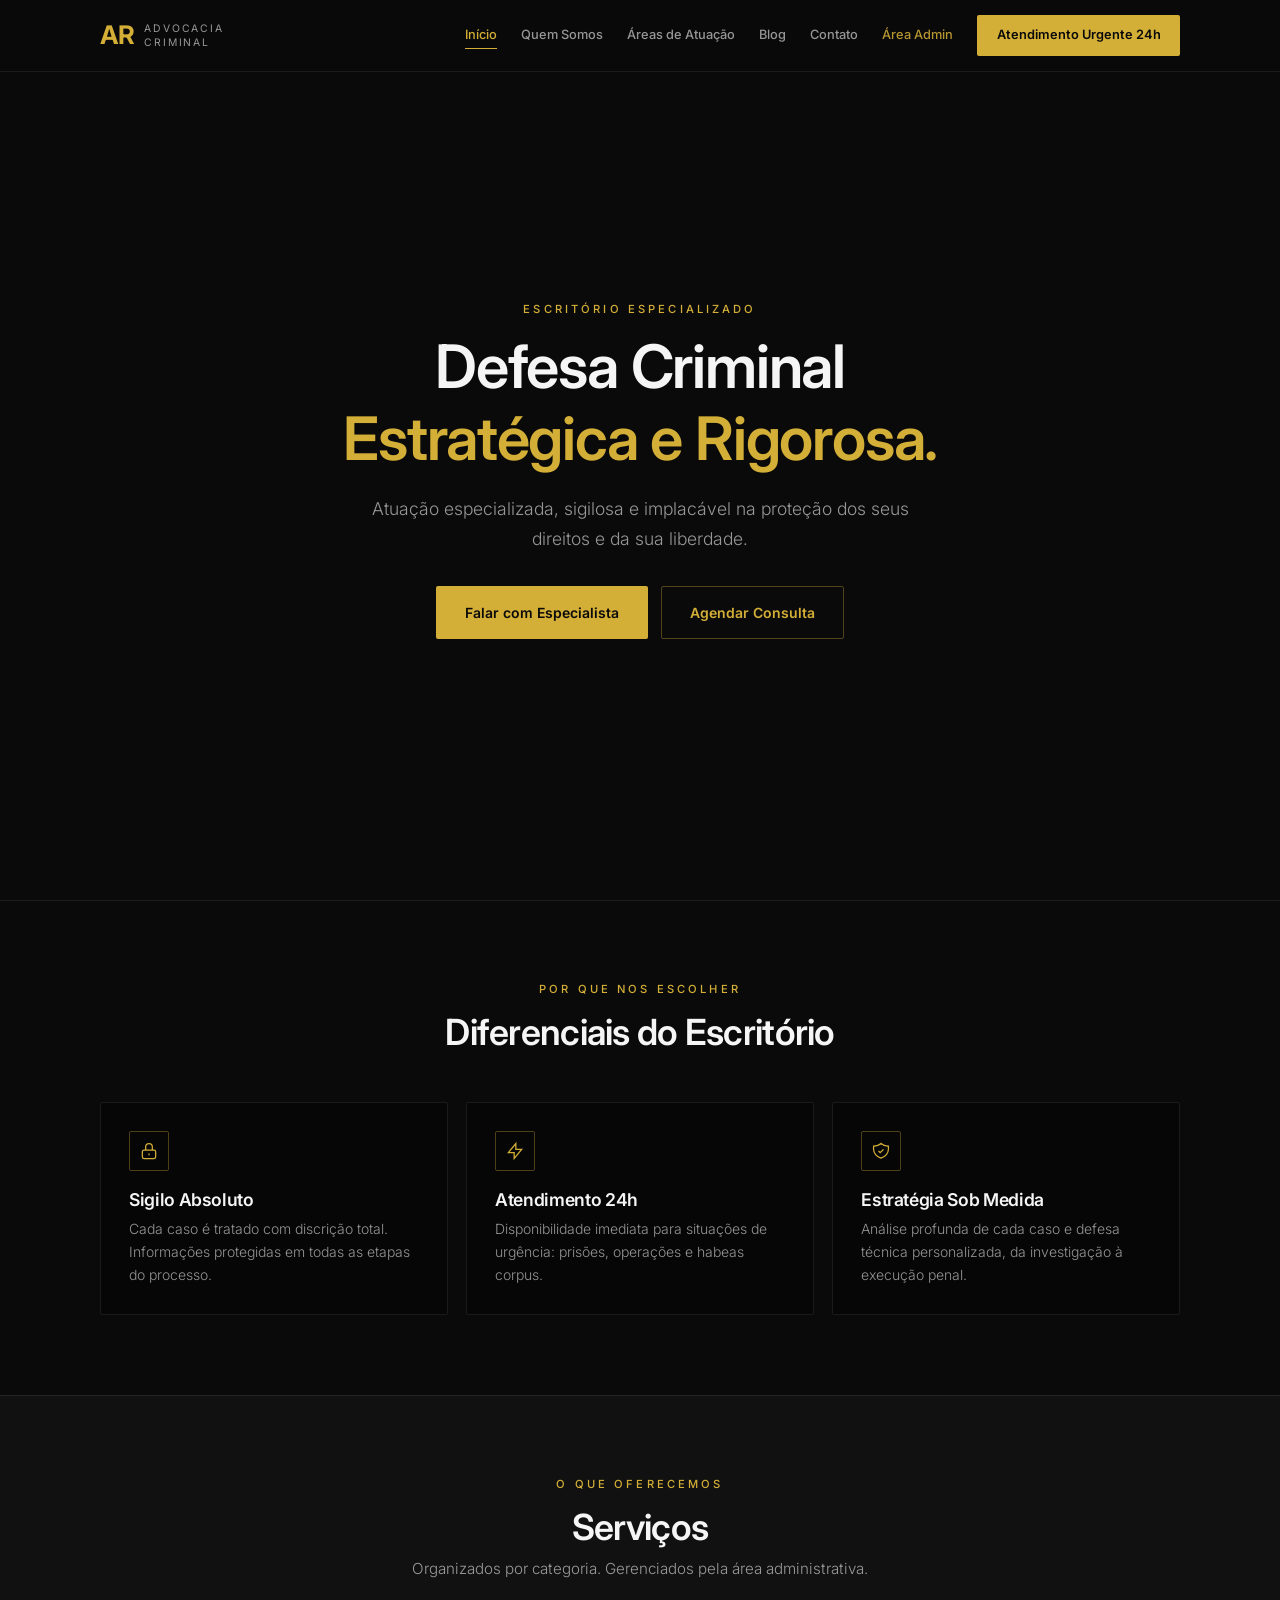
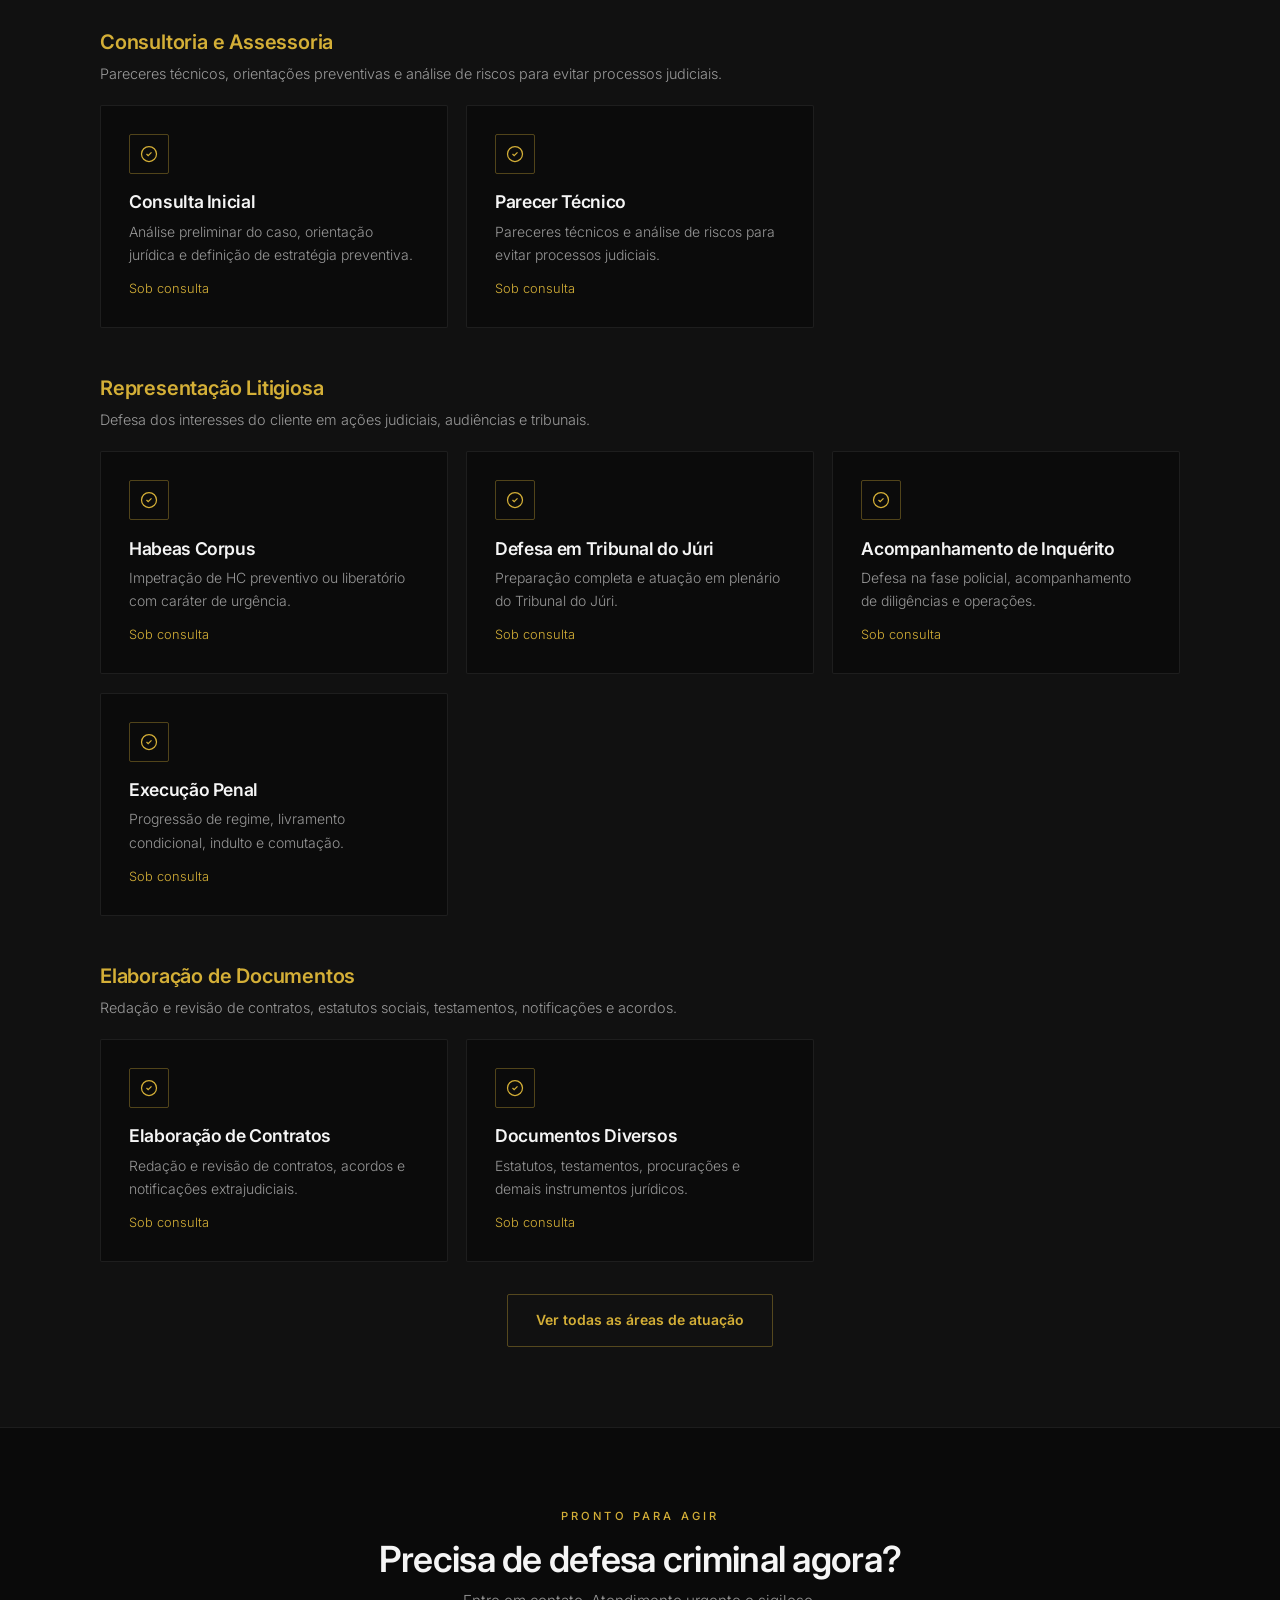
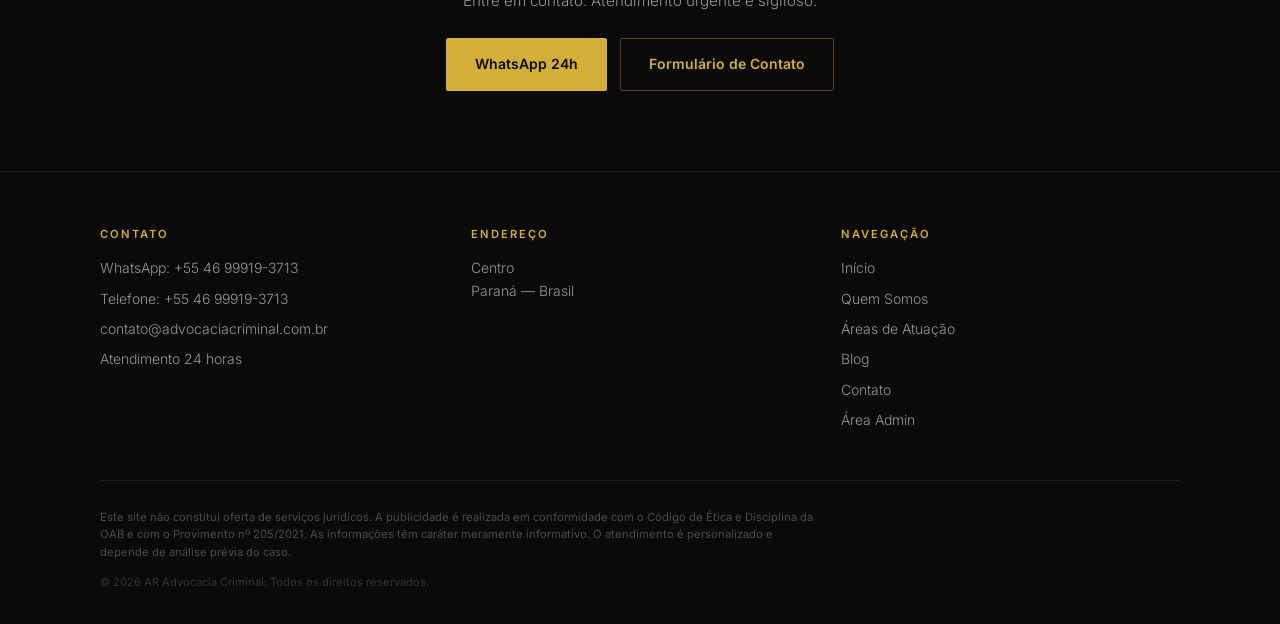
<file: index.html>
<!DOCTYPE html>
<html lang="pt-BR">
<head>
    <meta charset="UTF-8">
    <meta name="viewport" content="width=device-width, initial-scale=1.0">
    <title>AR Advocacia Criminal | Defesa Estratégica e Rigorosa</title>
    <meta name="description" content="Escritório de Advocacia Criminal especializado em defesa estratégica, sigilosa e implacável. Atendimento 24h.">
    <link rel="preconnect" href="https://fonts.googleapis.com">
    <link rel="preconnect" href="https://fonts.gstatic.com" crossorigin>
    <link href="https://fonts.googleapis.com/css2?family=Inter:wght@300;400;500;600;700&display=swap" rel="stylesheet">
    <link rel="stylesheet" href="css/style.css">
</head>
<body>

    <!-- NAVBAR -->
    <nav class="navbar" id="navbar">
        <div class="container nav-container">
            <a href="index.html" class="logo">
                <span class="logo-mark">AR</span>
                <span class="logo-text">Advocacia<br>Criminal</span>
            </a>

            <div class="nav-links" id="nav-links">
                <a href="index.html" class="nav-link active">Início</a>
                <a href="quem-somos.html" class="nav-link">Quem Somos</a>
                <a href="areas.html" class="nav-link">Áreas de Atuação</a>
                <a href="blog.html" class="nav-link">Blog</a>
                <a href="contato.html" class="nav-link">Contato</a>
                <a href="login.html" class="nav-link admin-link">Área Admin</a>
                <a href="https://wa.me/5546999193713?text=Ol%C3%A1%2C%20preciso%20de%20atendimento%20urgente%20em%20Advocacia%20Criminal."
                   target="_blank" rel="noopener" class="btn btn-gold btn-sm">
                    Atendimento Urgente 24h
                </a>
            </div>

            <button class="menu-toggle" id="menu-toggle" aria-label="Menu">
                <span></span><span></span><span></span>
            </button>
        </div>
    </nav>

    <!-- HERO -->
    <section class="hero">
        <div class="container hero-content">
            <p class="eyebrow">Escritório Especializado</p>
            <h1>Defesa Criminal<br><span class="text-gold">Estratégica e Rigorosa.</span></h1>
            <p class="hero-subtitle">
                Atuação especializada, sigilosa e implacável na proteção dos seus direitos e da sua liberdade.
            </p>
            <div class="hero-actions">
                <a href="https://wa.me/5546999193713?text=Ol%C3%A1%2C%20gostaria%20de%20falar%20com%20um%20especialista."
                   target="_blank" rel="noopener" class="btn btn-gold">
                    Falar com Especialista
                </a>
                <a href="contato.html" class="btn btn-outline">Agendar Consulta</a>
            </div>
        </div>
    </section>

    <!-- DIFERENCIAIS / RESUMO -->
    <section class="section">
        <div class="container">
            <div class="section-header">
                <p class="eyebrow">Por que nos escolher</p>
                <h2>Diferenciais do Escritório</h2>
            </div>
            <div class="grid-cards">
                <article class="card">
                    <div class="card-icon">
                        <svg viewBox="0 0 24 24" fill="none" stroke="currentColor" stroke-width="1.5"><path d="M12 15v2m-6 4h12a2 2 0 002-2v-6a2 2 0 00-2-2H6a2 2 0 00-2 2v6a2 2 0 002 2zm10-10V7a4 4 0 00-8 0v4h8z"/></svg>
                    </div>
                    <h3>Sigilo Absoluto</h3>
                    <p>Cada caso é tratado com discrição total. Informações protegidas em todas as etapas do processo.</p>
                </article>
                <article class="card">
                    <div class="card-icon">
                        <svg viewBox="0 0 24 24" fill="none" stroke="currentColor" stroke-width="1.5"><path d="M13 10V3L4 14h7v7l9-11h-7z"/></svg>
                    </div>
                    <h3>Atendimento 24h</h3>
                    <p>Disponibilidade imediata para situações de urgência: prisões, operações e habeas corpus.</p>
                </article>
                <article class="card">
                    <div class="card-icon">
                        <svg viewBox="0 0 24 24" fill="none" stroke="currentColor" stroke-width="1.5"><path d="M9 12l2 2 4-4m5.618-4.016A11.955 11.955 0 0112 2.944a11.955 11.955 0 01-8.618 3.04A12.02 12.02 0 003 9c0 5.591 3.824 10.29 9 11.622 5.176-1.332 9-6.03 9-11.622 0-1.042-.133-2.052-.382-3.016z"/></svg>
                    </div>
                    <h3>Estratégia Sob Medida</h3>
                    <p>Análise profunda de cada caso e defesa técnica personalizada, da investigação à execução penal.</p>
                </article>
            </div>
        </div>
    </section>

    <!-- SERVIÇOS POR CATEGORIA (dinâmico) -->
    <section class="section section-alt">
        <div class="container">
            <div class="section-header">
                <p class="eyebrow">O que oferecemos</p>
                <h2>Serviços</h2>
                <p class="section-desc">Organizados por categoria. Gerenciados pela área administrativa.</p>
            </div>
            <div id="servicos-por-categoria">
                <!-- Preenchido via JS -->
            </div>
            <div class="text-center" style="margin-top: 2rem;">
                <a href="areas.html" class="btn btn-outline">Ver todas as áreas de atuação</a>
            </div>
        </div>
    </section>

    <!-- CTA -->
    <section class="section">
        <div class="container narrow text-center">
            <p class="eyebrow">Pronto para agir</p>
            <h2>Precisa de defesa criminal agora?</h2>
            <p class="section-desc" style="margin-bottom: 1.5rem;">Entre em contato. Atendimento urgente e sigiloso.</p>
            <div class="hero-actions" style="justify-content: center;">
                <a href="https://wa.me/5546999193713" target="_blank" rel="noopener" class="btn btn-gold">WhatsApp 24h</a>
                <a href="contato.html" class="btn btn-outline">Formulário de Contato</a>
            </div>
        </div>
    </section>

    <!-- FOOTER -->
    <footer class="footer">
        <div class="container">
            <div class="footer-grid">
                <div class="footer-col">
                    <h4>Contato</h4>
                    <ul>
                        <li><a href="https://wa.me/5546999193713" target="_blank" rel="noopener">WhatsApp: +55 46 99919-3713</a></li>
                        <li><a href="tel:+5546999193713">Telefone: +55 46 99919-3713</a></li>
                        <li><a href="mailto:contato@advocaciacriminal.com.br">contato@advocaciacriminal.com.br</a></li>
                        <li>Atendimento 24 horas</li>
                    </ul>
                </div>
                <div class="footer-col">
                    <h4>Endereço</h4>
                    <p>Centro<br>Paraná — Brasil</p>
                </div>
                <div class="footer-col">
                    <h4>Navegação</h4>
                    <ul>
                        <li><a href="index.html">Início</a></li>
                        <li><a href="quem-somos.html">Quem Somos</a></li>
                        <li><a href="areas.html">Áreas de Atuação</a></li>
                        <li><a href="blog.html">Blog</a></li>
                        <li><a href="contato.html">Contato</a></li>
                        <li><a href="login.html">Área Admin</a></li>
                    </ul>
                </div>
            </div>
            <div class="footer-bottom">
                <p class="ethical-notice">
                    Este site não constitui oferta de serviços jurídicos. A publicidade é realizada em conformidade com o Código de Ética e Disciplina da OAB e com o Provimento nº 205/2021.
                    As informações têm caráter meramente informativo. O atendimento é personalizado e depende de análise prévia do caso.
                </p>
                <p class="copyright">&copy; 2026 AR Advocacia Criminal. Todos os direitos reservados.</p>
            </div>
        </div>
    </footer>

    <script src="js/db.js"></script>
    <script src="js/main.js"></script>
</body>
</html>
</file>
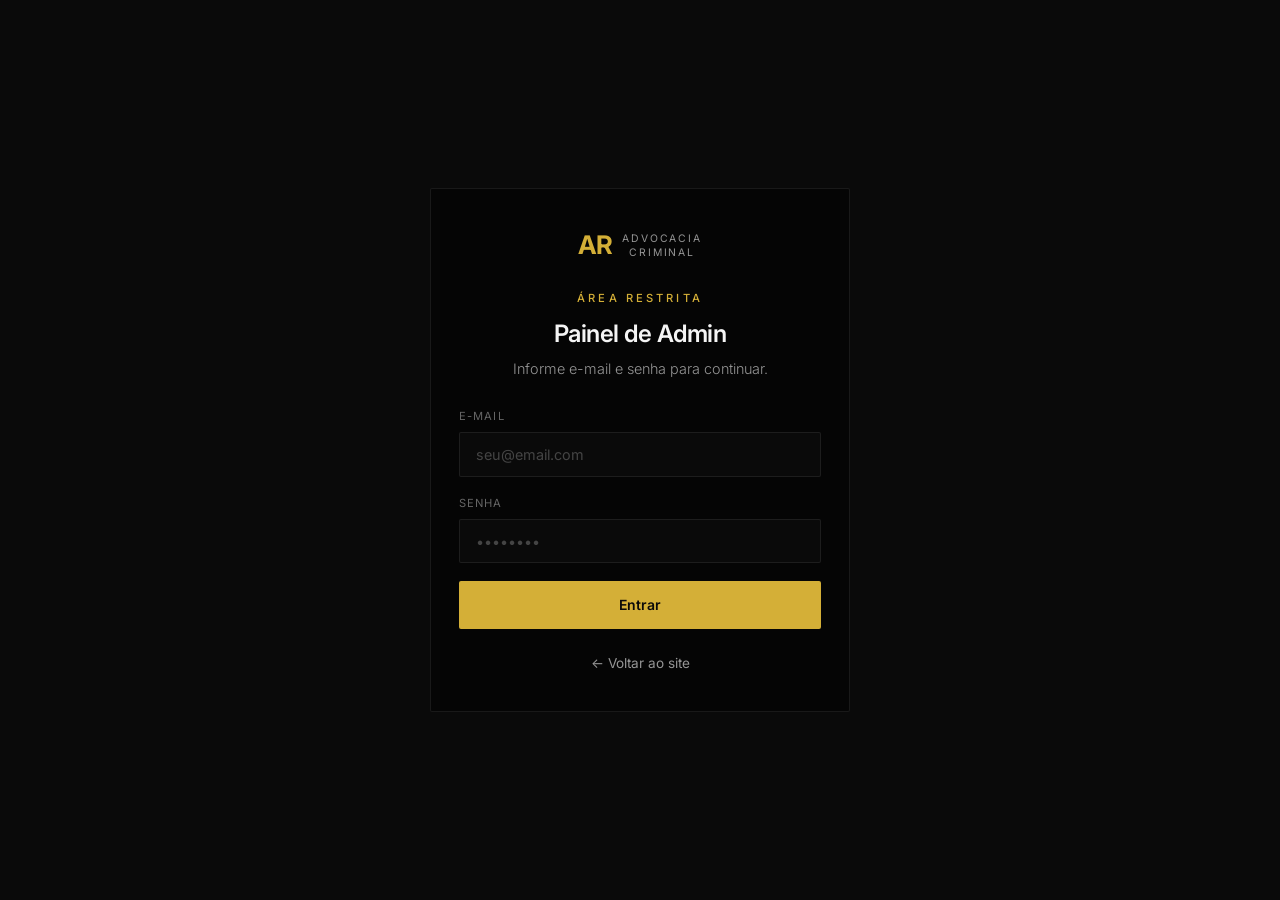
<file: admin.html>
<!DOCTYPE html>
<html lang="pt-BR">
<head>
    <meta charset="UTF-8">
    <meta name="viewport" content="width=device-width, initial-scale=1.0">
    <title>Admin | AR Advocacia Criminal</title>
    <link rel="preconnect" href="https://fonts.googleapis.com">
    <link rel="preconnect" href="https://fonts.gstatic.com" crossorigin>
    <link href="https://fonts.googleapis.com/css2?family=Inter:wght@300;400;500;600;700&display=swap" rel="stylesheet">
    <link rel="stylesheet" href="css/style.css">
    <script src="js/auth.js"></script>
    <script>
        // Bloqueia acesso sem login (antes de renderizar o conteúdo)
        if (!Auth.isLoggedIn()) {
            window.location.replace('login.html');
        }
    </script>
</head>
<body>

    <nav class="navbar">
        <div class="container nav-container">
            <a href="index.html" class="logo">
                <span class="logo-mark">AR</span>
                <span class="logo-text">Admin<br>Painel</span>
            </a>
            <div class="nav-links">
                <a href="index.html" class="nav-link">← Voltar ao Site</a>
                <button type="button" class="btn btn-outline btn-sm" id="btn-logout">Sair</button>
            </div>
        </div>
    </nav>

    <main class="admin-main">
        <div class="container">
            <header class="admin-header">
                <h1>Painel Administrativo</h1>
                <p>Gerencie categorias, serviços e visualize agendamentos. Dados no localStorage.</p>
            </header>

            <div class="tabs">
                <button class="tab active" data-tab="servicos">Serviços</button>
                <button class="tab" data-tab="agendamentos">Agendamentos</button>
                <button class="tab" data-tab="processos">Processos (Consulta)</button>
            </div>

            <!-- TAB SERVIÇOS -->
            <section id="tab-servicos" class="tab-content active">
                <div class="admin-card">
                    <h2>Criar / Editar Serviço</h2>
                    <form id="form-servico">
                        <input type="hidden" id="servico-id">
                        <div class="form-row">
                            <div class="form-group">
                                <label for="servico-titulo">Título do serviço</label>
                                <input type="text" id="servico-titulo" required placeholder="Ex: Consulta Inicial">
                            </div>
                            <div class="form-group">
                                <label for="servico-categoria">Categoria</label>
                                <select id="servico-categoria" required>
                                    <option value="">Selecione...</option>
                                </select>
                            </div>
                        </div>
                        <div class="form-row">
                            <div class="form-group">
                                <label for="servico-preco">Valor (opcional)</label>
                                <input type="text" id="servico-preco" placeholder="Ex: Sob consulta">
                            </div>
                            <div class="form-group">
                                <label for="servico-ativo">Status</label>
                                <select id="servico-ativo">
                                    <option value="true">Ativo</option>
                                    <option value="false">Inativo</option>
                                </select>
                            </div>
                        </div>
                        <div class="form-group">
                            <label for="servico-descricao">Descrição</label>
                            <textarea id="servico-descricao" rows="3" required placeholder="Descrição breve do serviço"></textarea>
                        </div>
                        <div class="form-actions">
                            <button type="submit" class="btn btn-gold" id="btn-salvar-servico">Salvar Serviço</button>
                            <button type="button" class="btn btn-outline" id="btn-cancelar-servico" style="display:none;">Cancelar edição</button>
                        </div>
                    </form>
                </div>

                <div class="admin-card">
                    <h2>Serviços cadastrados</h2>
                    <div id="lista-servicos-admin" class="table-wrap"></div>
                </div>
            </section>

            <!-- TAB AGENDAMENTOS -->
            <section id="tab-agendamentos" class="tab-content">
                <div class="admin-card">
                    <div class="admin-card-header">
                        <h2>Agendamentos recebidos</h2>
                        <button class="btn btn-outline btn-sm" id="btn-limpar-agendamentos">Limpar todos</button>
                    </div>
                    <div id="lista-agendamentos" class="table-wrap"></div>
                </div>
            </section>

            <!-- TAB PROCESSOS -->
            <section id="tab-processos" class="tab-content">
                <div class="admin-card">
                    <h2>Base de Processos (Consulta Pública)</h2>
                    <p class="hint">Códigos disponíveis na consulta processual do site.</p>
                    <div id="lista-processos" class="table-wrap"></div>
                </div>
            </section>
        </div>
    </main>

    <script src="js/db.js"></script>
    <script src="js/admin.js"></script>
    <script>
        document.getElementById('btn-logout')?.addEventListener('click', () => {
            Auth.logout();
            window.location.href = 'login.html';
        });
    </script>
</body>
</html>
</file>
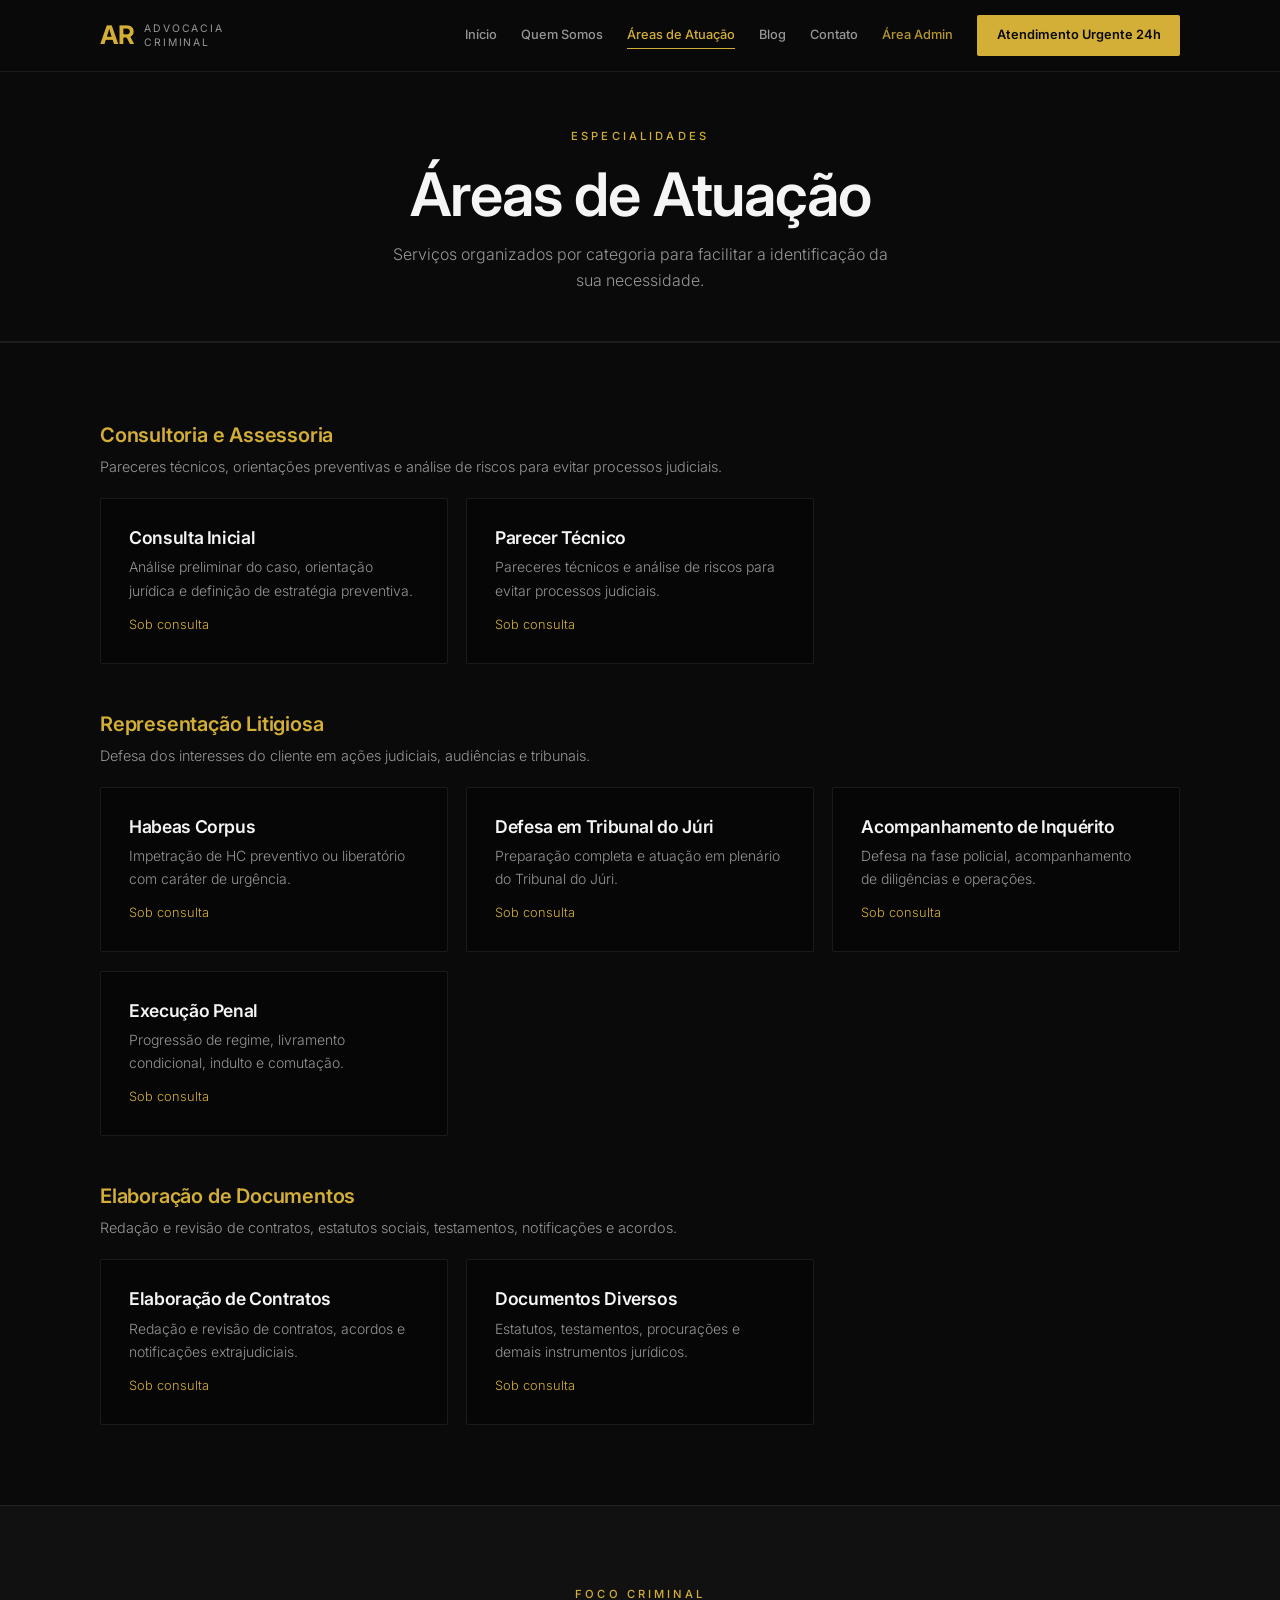
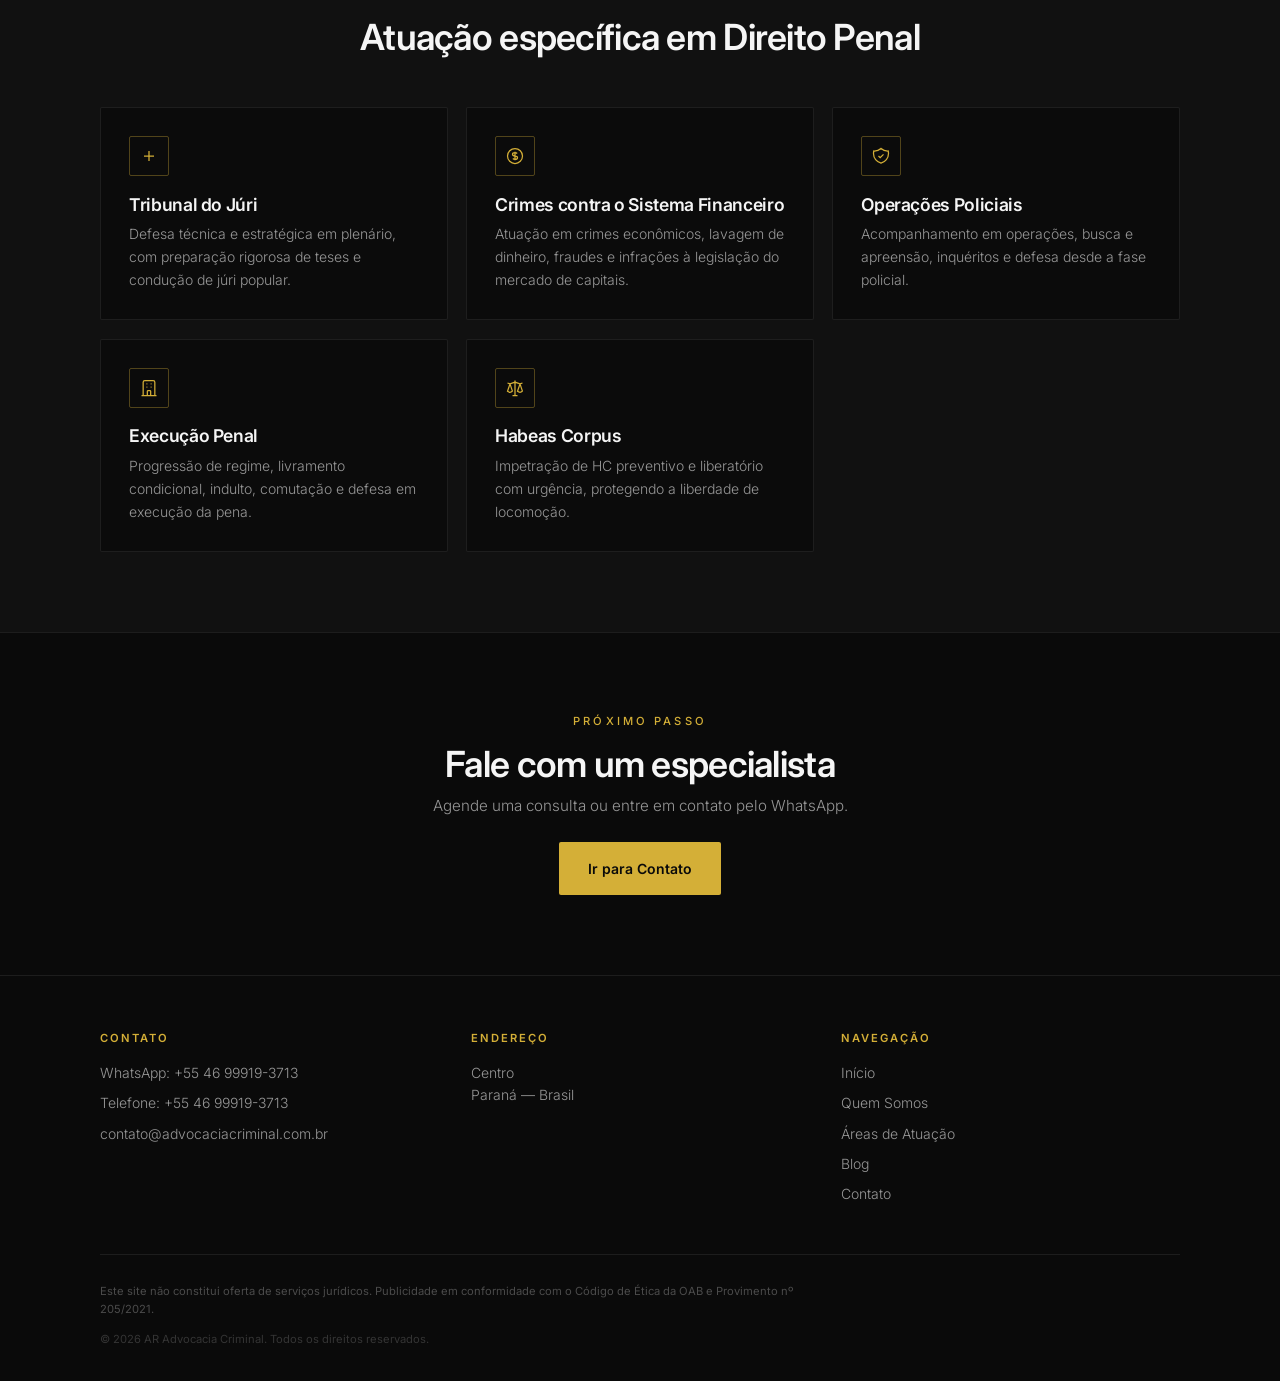
<file: areas.html>
<!DOCTYPE html>
<html lang="pt-BR">
<head>
    <meta charset="UTF-8">
    <meta name="viewport" content="width=device-width, initial-scale=1.0">
    <title>Áreas de Atuação | AR Advocacia Criminal</title>
    <meta name="description" content="Áreas de atuação e serviços do escritório: consultoria, representação litigiosa e elaboração de documentos.">
    <link rel="preconnect" href="https://fonts.googleapis.com">
    <link rel="preconnect" href="https://fonts.gstatic.com" crossorigin>
    <link href="https://fonts.googleapis.com/css2?family=Inter:wght@300;400;500;600;700&display=swap" rel="stylesheet">
    <link rel="stylesheet" href="css/style.css">
</head>
<body>

    <nav class="navbar" id="navbar">
        <div class="container nav-container">
            <a href="index.html" class="logo">
                <span class="logo-mark">AR</span>
                <span class="logo-text">Advocacia<br>Criminal</span>
            </a>
            <div class="nav-links" id="nav-links">
                <a href="index.html" class="nav-link">Início</a>
                <a href="quem-somos.html" class="nav-link">Quem Somos</a>
                <a href="areas.html" class="nav-link active">Áreas de Atuação</a>
                <a href="blog.html" class="nav-link">Blog</a>
                <a href="contato.html" class="nav-link">Contato</a>
                <a href="login.html" class="nav-link admin-link">Área Admin</a>
                <a href="https://wa.me/5546999193713?text=Ol%C3%A1%2C%20preciso%20de%20atendimento%20urgente%20em%20Advocacia%20Criminal."
                   target="_blank" rel="noopener" class="btn btn-gold btn-sm">Atendimento Urgente 24h</a>
            </div>
            <button class="menu-toggle" id="menu-toggle" aria-label="Menu">
                <span></span><span></span><span></span>
            </button>
        </div>
    </nav>

    <section class="page-hero">
        <div class="container">
            <p class="eyebrow">Especialidades</p>
            <h1>Áreas de Atuação</h1>
            <p class="page-subtitle">Serviços organizados por categoria para facilitar a identificação da sua necessidade.</p>
        </div>
    </section>

    <section class="section">
        <div class="container">
            <div id="areas-categorias">
                <!-- Preenchido via JS com categorias e serviços -->
            </div>
        </div>
    </section>

    <section class="section section-alt">
        <div class="container">
            <div class="section-header">
                <p class="eyebrow">Foco criminal</p>
                <h2>Atuação específica em Direito Penal</h2>
            </div>
            <div class="grid-cards">
                <article class="card">
                    <div class="card-icon">
                        <svg viewBox="0 0 24 24" fill="none" stroke="currentColor" stroke-width="1.5"><path d="M12 6v6m0 0v6m0-6h6m-6 0H6"/></svg>
                    </div>
                    <h3>Tribunal do Júri</h3>
                    <p>Defesa técnica e estratégica em plenário, com preparação rigorosa de teses e condução de júri popular.</p>
                </article>
                <article class="card">
                    <div class="card-icon">
                        <svg viewBox="0 0 24 24" fill="none" stroke="currentColor" stroke-width="1.5"><path d="M12 8c-1.657 0-3 .895-3 2s1.343 2 3 2 3 .895 3 2-1.343 2-3 2m0-8c1.11 0 2.08.402 2.599 1M12 8V7m0 1v8m0 0v1m0-1c-1.11 0-2.08-.402-2.599-1M21 12a9 9 0 11-18 0 9 9 0 0118 0z"/></svg>
                    </div>
                    <h3>Crimes contra o Sistema Financeiro</h3>
                    <p>Atuação em crimes econômicos, lavagem de dinheiro, fraudes e infrações à legislação do mercado de capitais.</p>
                </article>
                <article class="card">
                    <div class="card-icon">
                        <svg viewBox="0 0 24 24" fill="none" stroke="currentColor" stroke-width="1.5"><path d="M9 12l2 2 4-4m5.618-4.016A11.955 11.955 0 0112 2.944a11.955 11.955 0 01-8.618 3.04A12.02 12.02 0 003 9c0 5.591 3.824 10.29 9 11.622 5.176-1.332 9-6.03 9-11.622 0-1.042-.133-2.052-.382-3.016z"/></svg>
                    </div>
                    <h3>Operações Policiais</h3>
                    <p>Acompanhamento em operações, busca e apreensão, inquéritos e defesa desde a fase policial.</p>
                </article>
                <article class="card">
                    <div class="card-icon">
                        <svg viewBox="0 0 24 24" fill="none" stroke="currentColor" stroke-width="1.5"><path d="M19 21V5a2 2 0 00-2-2H7a2 2 0 00-2 2v16m14 0h2m-2 0h-5m-9 0H3m2 0h5M9 7h1m-1 4h1m4-4h1m-1 4h1m-5 10v-5a1 1 0 011-1h2a1 1 0 011 1v5m-4 0h4"/></svg>
                    </div>
                    <h3>Execução Penal</h3>
                    <p>Progressão de regime, livramento condicional, indulto, comutação e defesa em execução da pena.</p>
                </article>
                <article class="card">
                    <div class="card-icon">
                        <svg viewBox="0 0 24 24" fill="none" stroke="currentColor" stroke-width="1.5"><path d="M3 6l3 1m0 0l-3 9a5.002 5.002 0 006.001 0M6 7l3 9M6 7l6-2m6 2l3-1m-3 1l-3 9a5.002 5.002 0 006.001 0M18 7l3 9m-3-9l-6-2m0-2v2m0 16V5m0 16H9m3 0h3"/></svg>
                    </div>
                    <h3>Habeas Corpus</h3>
                    <p>Impetração de HC preventivo e liberatório com urgência, protegendo a liberdade de locomoção.</p>
                </article>
            </div>
        </div>
    </section>

    <section class="section">
        <div class="container narrow text-center">
            <p class="eyebrow">Próximo passo</p>
            <h2>Fale com um especialista</h2>
            <p class="section-desc" style="margin-bottom: 1.5rem;">Agende uma consulta ou entre em contato pelo WhatsApp.</p>
            <a href="contato.html" class="btn btn-gold">Ir para Contato</a>
        </div>
    </section>

    <footer class="footer">
        <div class="container">
            <div class="footer-grid">
                <div class="footer-col">
                    <h4>Contato</h4>
                    <ul>
                        <li><a href="https://wa.me/5546999193713" target="_blank" rel="noopener">WhatsApp: +55 46 99919-3713</a></li>
                        <li><a href="tel:+5546999193713">Telefone: +55 46 99919-3713</a></li>
                        <li><a href="mailto:contato@advocaciacriminal.com.br">contato@advocaciacriminal.com.br</a></li>
                    </ul>
                </div>
                <div class="footer-col">
                    <h4>Endereço</h4>
                    <p>Centro<br>Paraná — Brasil</p>
                </div>
                <div class="footer-col">
                    <h4>Navegação</h4>
                    <ul>
                        <li><a href="index.html">Início</a></li>
                        <li><a href="quem-somos.html">Quem Somos</a></li>
                        <li><a href="areas.html">Áreas de Atuação</a></li>
                        <li><a href="blog.html">Blog</a></li>
                        <li><a href="contato.html">Contato</a></li>
                    </ul>
                </div>
            </div>
            <div class="footer-bottom">
                <p class="ethical-notice">Este site não constitui oferta de serviços jurídicos. Publicidade em conformidade com o Código de Ética da OAB e Provimento nº 205/2021.</p>
                <p class="copyright">&copy; 2026 AR Advocacia Criminal. Todos os direitos reservados.</p>
            </div>
        </div>
    </footer>

    <script src="js/db.js"></script>
    <script src="js/main.js"></script>
</body>
</html>
</file>
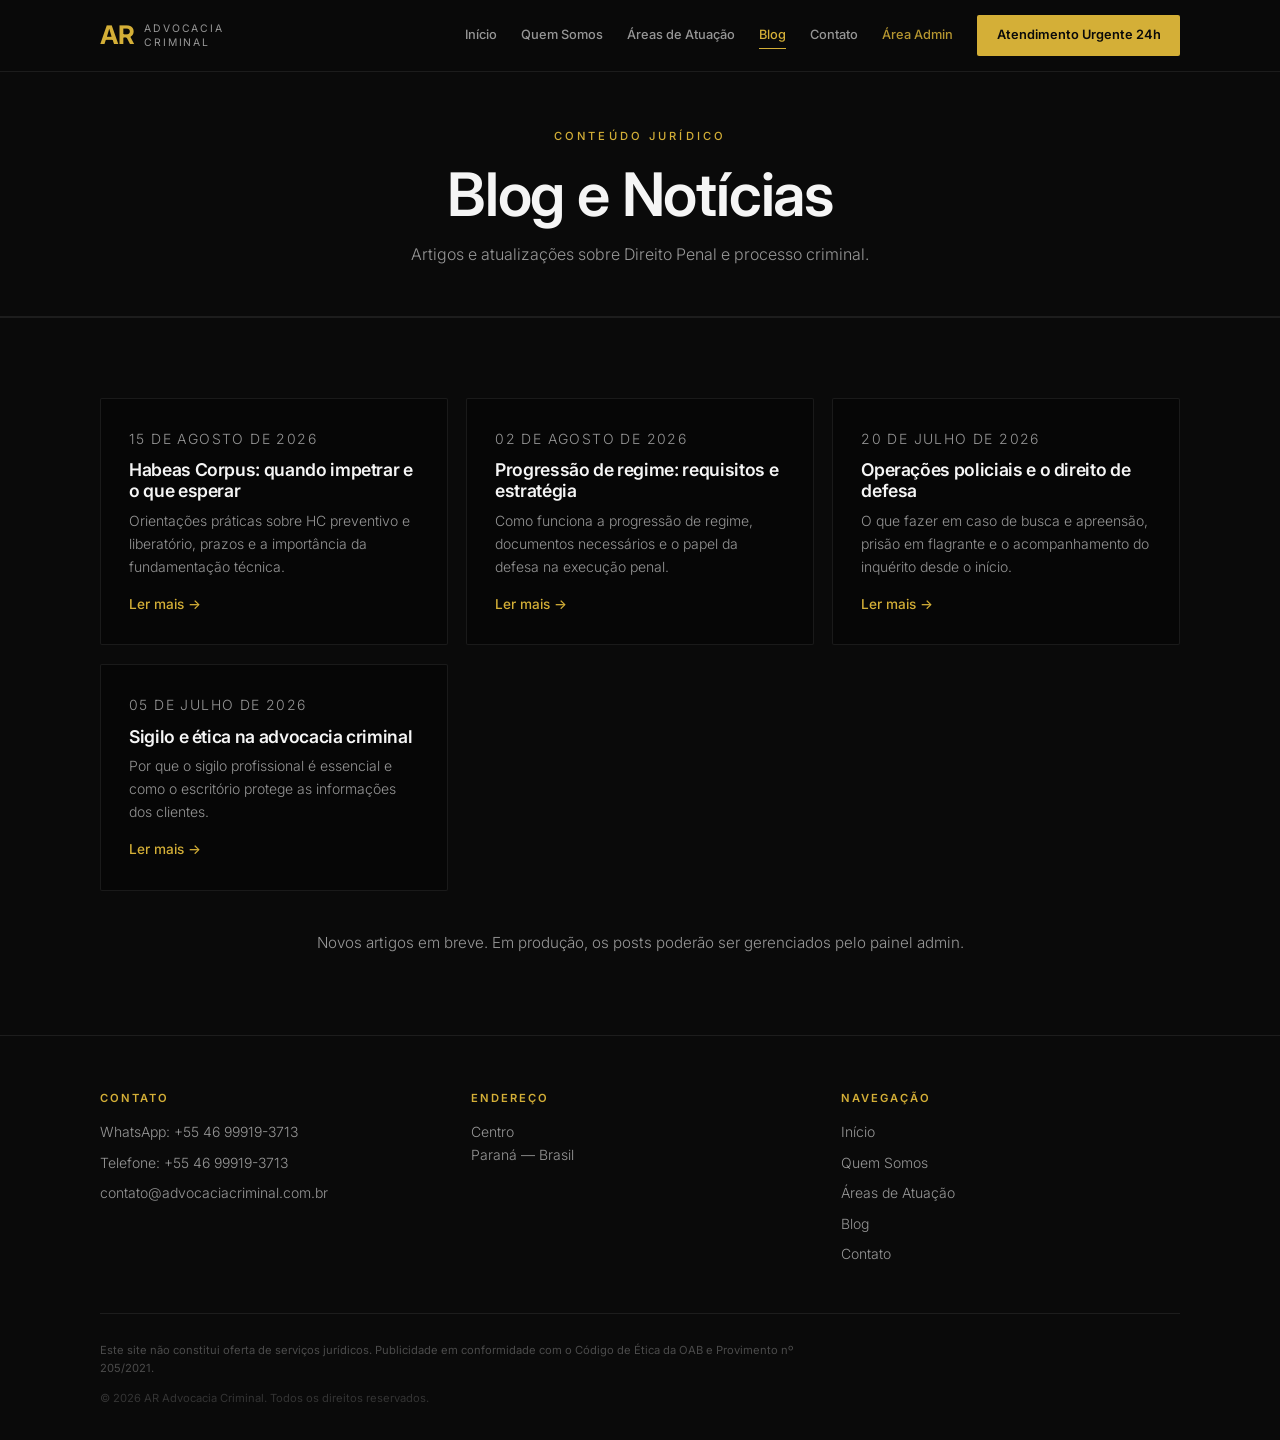
<file: blog.html>
<!DOCTYPE html>
<html lang="pt-BR">
<head>
    <meta charset="UTF-8">
    <meta name="viewport" content="width=device-width, initial-scale=1.0">
    <title>Blog e Notícias | AR Advocacia Criminal</title>
    <meta name="description" content="Artigos e atualizações jurídicas do escritório AR Advocacia Criminal.">
    <link rel="preconnect" href="https://fonts.googleapis.com">
    <link rel="preconnect" href="https://fonts.gstatic.com" crossorigin>
    <link href="https://fonts.googleapis.com/css2?family=Inter:wght@300;400;500;600;700&display=swap" rel="stylesheet">
    <link rel="stylesheet" href="css/style.css">
</head>
<body>

    <nav class="navbar" id="navbar">
        <div class="container nav-container">
            <a href="index.html" class="logo">
                <span class="logo-mark">AR</span>
                <span class="logo-text">Advocacia<br>Criminal</span>
            </a>
            <div class="nav-links" id="nav-links">
                <a href="index.html" class="nav-link">Início</a>
                <a href="quem-somos.html" class="nav-link">Quem Somos</a>
                <a href="areas.html" class="nav-link">Áreas de Atuação</a>
                <a href="blog.html" class="nav-link active">Blog</a>
                <a href="contato.html" class="nav-link">Contato</a>
                <a href="login.html" class="nav-link admin-link">Área Admin</a>
                <a href="https://wa.me/5546999193713?text=Ol%C3%A1%2C%20preciso%20de%20atendimento%20urgente%20em%20Advocacia%20Criminal."
                   target="_blank" rel="noopener" class="btn btn-gold btn-sm">Atendimento Urgente 24h</a>
            </div>
            <button class="menu-toggle" id="menu-toggle" aria-label="Menu">
                <span></span><span></span><span></span>
            </button>
        </div>
    </nav>

    <section class="page-hero">
        <div class="container">
            <p class="eyebrow">Conteúdo jurídico</p>
            <h1>Blog e Notícias</h1>
            <p class="page-subtitle">Artigos e atualizações sobre Direito Penal e processo criminal.</p>
        </div>
    </section>

    <section class="section">
        <div class="container">
            <div class="grid-cards blog-grid">
                <article class="card blog-card">
                    <p class="blog-date">15 de agosto de 2026</p>
                    <h3>Habeas Corpus: quando impetrar e o que esperar</h3>
                    <p>Orientações práticas sobre HC preventivo e liberatório, prazos e a importância da fundamentação técnica.</p>
                    <a href="#" class="blog-link">Ler mais →</a>
                </article>
                <article class="card blog-card">
                    <p class="blog-date">02 de agosto de 2026</p>
                    <h3>Progressão de regime: requisitos e estratégia</h3>
                    <p>Como funciona a progressão de regime, documentos necessários e o papel da defesa na execução penal.</p>
                    <a href="#" class="blog-link">Ler mais →</a>
                </article>
                <article class="card blog-card">
                    <p class="blog-date">20 de julho de 2026</p>
                    <h3>Operações policiais e o direito de defesa</h3>
                    <p>O que fazer em caso de busca e apreensão, prisão em flagrante e o acompanhamento do inquérito desde o início.</p>
                    <a href="#" class="blog-link">Ler mais →</a>
                </article>
                <article class="card blog-card">
                    <p class="blog-date">05 de julho de 2026</p>
                    <h3>Sigilo e ética na advocacia criminal</h3>
                    <p>Por que o sigilo profissional é essencial e como o escritório protege as informações dos clientes.</p>
                    <a href="#" class="blog-link">Ler mais →</a>
                </article>
            </div>
            <p class="section-desc text-center" style="margin-top: 2.5rem;">Novos artigos em breve. Em produção, os posts poderão ser gerenciados pelo painel admin.</p>
        </div>
    </section>

    <footer class="footer">
        <div class="container">
            <div class="footer-grid">
                <div class="footer-col">
                    <h4>Contato</h4>
                    <ul>
                        <li><a href="https://wa.me/5546999193713" target="_blank" rel="noopener">WhatsApp: +55 46 99919-3713</a></li>
                        <li><a href="tel:+5546999193713">Telefone: +55 46 99919-3713</a></li>
                        <li><a href="mailto:contato@advocaciacriminal.com.br">contato@advocaciacriminal.com.br</a></li>
                    </ul>
                </div>
                <div class="footer-col">
                    <h4>Endereço</h4>
                    <p>Centro<br>Paraná — Brasil</p>
                </div>
                <div class="footer-col">
                    <h4>Navegação</h4>
                    <ul>
                        <li><a href="index.html">Início</a></li>
                        <li><a href="quem-somos.html">Quem Somos</a></li>
                        <li><a href="areas.html">Áreas de Atuação</a></li>
                        <li><a href="blog.html">Blog</a></li>
                        <li><a href="contato.html">Contato</a></li>
                    </ul>
                </div>
            </div>
            <div class="footer-bottom">
                <p class="ethical-notice">Este site não constitui oferta de serviços jurídicos. Publicidade em conformidade com o Código de Ética da OAB e Provimento nº 205/2021.</p>
                <p class="copyright">&copy; 2026 AR Advocacia Criminal. Todos os direitos reservados.</p>
            </div>
        </div>
    </footer>

    <script src="js/main.js"></script>
</body>
</html>
</file>
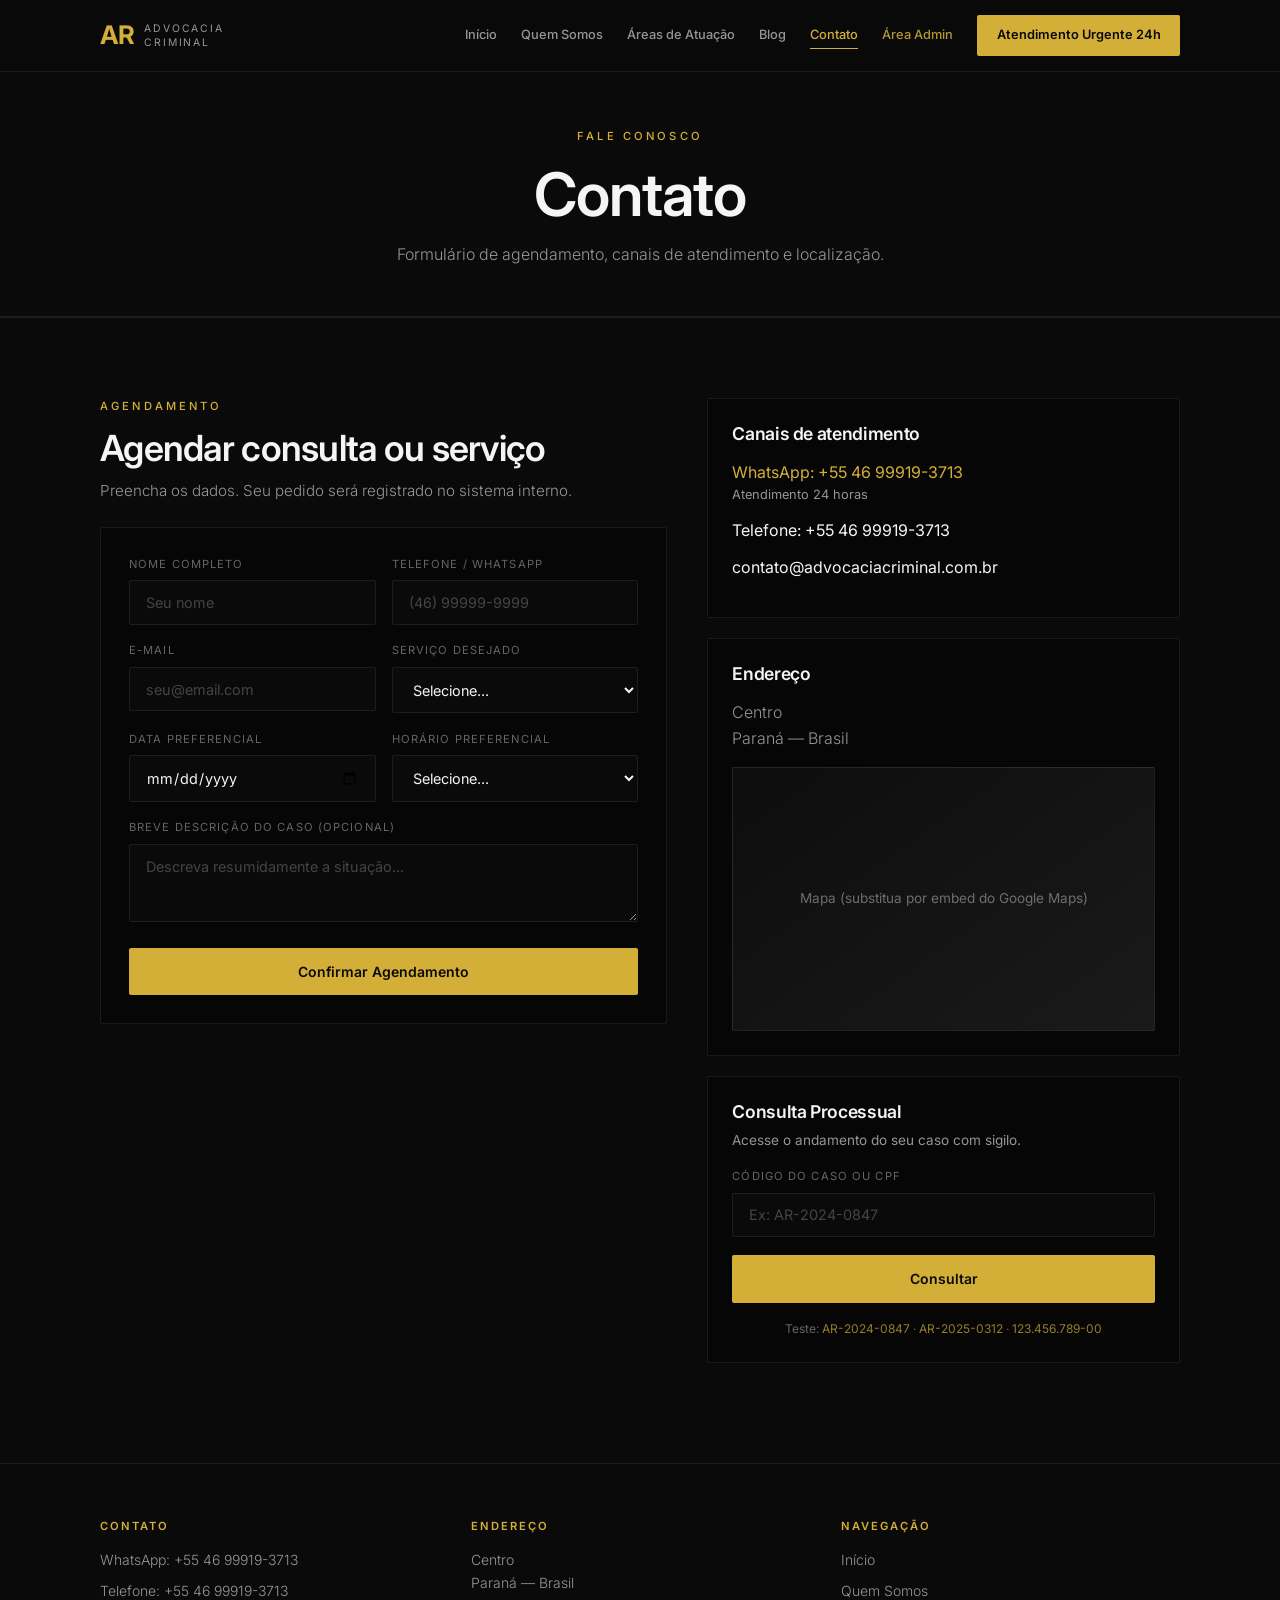
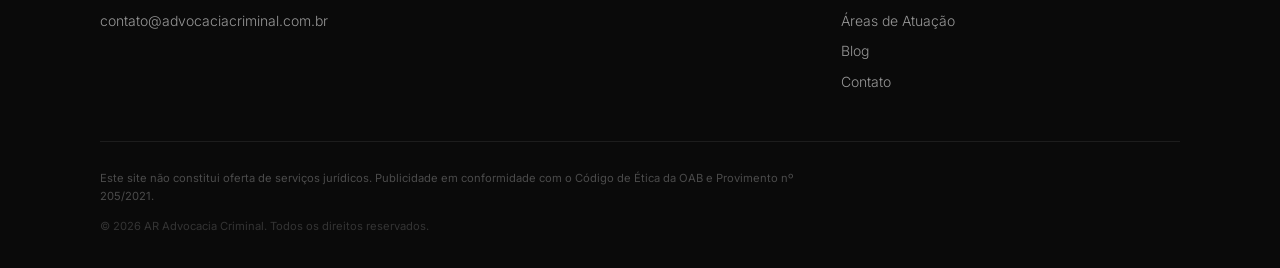
<file: contato.html>
<!DOCTYPE html>
<html lang="pt-BR">
<head>
    <meta charset="UTF-8">
    <meta name="viewport" content="width=device-width, initial-scale=1.0">
    <title>Contato | AR Advocacia Criminal</title>
    <meta name="description" content="Entre em contato com o escritório AR Advocacia Criminal. Formulário, WhatsApp e atendimento 24h.">
    <link rel="preconnect" href="https://fonts.googleapis.com">
    <link rel="preconnect" href="https://fonts.gstatic.com" crossorigin>
    <link href="https://fonts.googleapis.com/css2?family=Inter:wght@300;400;500;600;700&display=swap" rel="stylesheet">
    <link rel="stylesheet" href="css/style.css">
</head>
<body>

    <nav class="navbar" id="navbar">
        <div class="container nav-container">
            <a href="index.html" class="logo">
                <span class="logo-mark">AR</span>
                <span class="logo-text">Advocacia<br>Criminal</span>
            </a>
            <div class="nav-links" id="nav-links">
                <a href="index.html" class="nav-link">Início</a>
                <a href="quem-somos.html" class="nav-link">Quem Somos</a>
                <a href="areas.html" class="nav-link">Áreas de Atuação</a>
                <a href="blog.html" class="nav-link">Blog</a>
                <a href="contato.html" class="nav-link active">Contato</a>
                <a href="login.html" class="nav-link admin-link">Área Admin</a>
                <a href="https://wa.me/5546999193713?text=Ol%C3%A1%2C%20preciso%20de%20atendimento%20urgente%20em%20Advocacia%20Criminal."
                   target="_blank" rel="noopener" class="btn btn-gold btn-sm">Atendimento Urgente 24h</a>
            </div>
            <button class="menu-toggle" id="menu-toggle" aria-label="Menu">
                <span></span><span></span><span></span>
            </button>
        </div>
    </nav>

    <section class="page-hero">
        <div class="container">
            <p class="eyebrow">Fale conosco</p>
            <h1>Contato</h1>
            <p class="page-subtitle">Formulário de agendamento, canais de atendimento e localização.</p>
        </div>
    </section>

    <section class="section">
        <div class="container">
            <div class="contact-grid">
                <div>
                    <div class="section-header" style="text-align: left; margin-bottom: 1.5rem;">
                        <p class="eyebrow">Agendamento</p>
                        <h2>Agendar consulta ou serviço</h2>
                        <p class="section-desc">Preencha os dados. Seu pedido será registrado no sistema interno.</p>
                    </div>

                    <form id="form-agendar" class="form-card">
                        <div class="form-row">
                            <div class="form-group">
                                <label for="nome">Nome completo</label>
                                <input type="text" id="nome" name="nome" required placeholder="Seu nome">
                            </div>
                            <div class="form-group">
                                <label for="telefone">Telefone / WhatsApp</label>
                                <input type="tel" id="telefone" name="telefone" required placeholder="(46) 99999-9999">
                            </div>
                        </div>
                        <div class="form-row">
                            <div class="form-group">
                                <label for="email">E-mail</label>
                                <input type="email" id="email" name="email" placeholder="seu@email.com">
                            </div>
                            <div class="form-group">
                                <label for="servico">Serviço desejado</label>
                                <select id="servico" name="servico" required>
                                    <option value="">Selecione...</option>
                                </select>
                            </div>
                        </div>
                        <div class="form-row">
                            <div class="form-group">
                                <label for="data">Data preferencial</label>
                                <input type="date" id="data" name="data" required>
                            </div>
                            <div class="form-group">
                                <label for="horario">Horário preferencial</label>
                                <select id="horario" name="horario" required>
                                    <option value="">Selecione...</option>
                                    <option value="09:00">09:00</option>
                                    <option value="10:00">10:00</option>
                                    <option value="11:00">11:00</option>
                                    <option value="14:00">14:00</option>
                                    <option value="15:00">15:00</option>
                                    <option value="16:00">16:00</option>
                                    <option value="17:00">17:00</option>
                                </select>
                            </div>
                        </div>
                        <div class="form-group">
                            <label for="mensagem">Breve descrição do caso (opcional)</label>
                            <textarea id="mensagem" name="mensagem" rows="3" placeholder="Descreva resumidamente a situação..."></textarea>
                        </div>
                        <button type="submit" class="btn btn-gold btn-block" id="btn-agendar">
                            <span class="btn-text">Confirmar Agendamento</span>
                            <span class="btn-loader hidden"></span>
                        </button>
                        <div id="agendar-sucesso" class="alert alert-success hidden"></div>
                        <div id="agendar-erro" class="alert alert-error hidden"></div>
                    </form>
                </div>

                <div>
                    <div class="admin-card" style="margin-bottom: 1.25rem;">
                        <h2 style="font-size: 1.1rem; margin-bottom: 1rem;">Canais de atendimento</h2>
                        <ul style="list-style: none;">
                            <li style="margin-bottom: 0.75rem;">
                                <a href="https://wa.me/5546999193713" target="_blank" rel="noopener" class="text-gold">WhatsApp: +55 46 99919-3713</a>
                                <span style="display: block; font-size: 0.8rem; color: var(--muted);">Atendimento 24 horas</span>
                            </li>
                            <li style="margin-bottom: 0.75rem;">
                                <a href="tel:+5546999193713">Telefone: +55 46 99919-3713</a>
                            </li>
                            <li style="margin-bottom: 0.75rem;">
                                <a href="mailto:contato@advocaciacriminal.com.br">contato@advocaciacriminal.com.br</a>
                            </li>
                        </ul>
                    </div>

                    <div class="admin-card">
                        <h2 style="font-size: 1.1rem; margin-bottom: 1rem;">Endereço</h2>
                        <p style="color: var(--muted); font-weight: 300; margin-bottom: 1rem;">
                            Centro<br>
                            Paraná — Brasil
                        </p>
                        <div class="map-placeholder">
                            <p>Mapa (substitua por embed do Google Maps)</p>
                        </div>
                    </div>

                    <div class="admin-card" style="margin-top: 1.25rem;">
                        <h2 style="font-size: 1.1rem; margin-bottom: 0.5rem;">Consulta Processual</h2>
                        <p class="hint" style="margin-bottom: 1rem;">Acesse o andamento do seu caso com sigilo.</p>
                        <form id="form-consulta">
                            <div class="form-group">
                                <label for="codigo">Código do Caso ou CPF</label>
                                <input type="text" id="codigo" name="codigo" required placeholder="Ex: AR-2024-0847">
                            </div>
                            <button type="submit" class="btn btn-gold btn-block" id="btn-consultar">
                                <span class="btn-text">Consultar</span>
                                <span class="btn-loader hidden"></span>
                            </button>
                        </form>
                        <div id="resultado-consulta" class="result-card hidden">
                            <div class="result-header">
                                <div>
                                    <p class="result-label">Status do Processo</p>
                                    <p id="status-texto" class="result-status"></p>
                                </div>
                                <span class="badge">Sigiloso</span>
                            </div>
                            <div class="result-body">
                                <p><span class="label">Código:</span> <span id="codigo-resultado"></span></p>
                                <p><span class="label">Última atualização:</span> <span id="data-resultado"></span></p>
                                <p><span class="label">Nível de sigilo:</span> <span id="sigilo-resultado" class="text-gold"></span></p>
                            </div>
                            <p class="result-note">Simulação. Em ambiente real os dados são protegidos por criptografia.</p>
                        </div>
                        <div id="erro-consulta" class="alert alert-error hidden">
                            Nenhum processo encontrado. Verifique o código ou CPF.
                        </div>
                        <p class="hint-codes" style="margin-top: 1rem;">
                            Teste: <code>AR-2024-0847</code> · <code>AR-2025-0312</code> · <code>123.456.789-00</code>
                        </p>
                    </div>
                </div>
            </div>
        </div>
    </section>

    <footer class="footer">
        <div class="container">
            <div class="footer-grid">
                <div class="footer-col">
                    <h4>Contato</h4>
                    <ul>
                        <li><a href="https://wa.me/5546999193713" target="_blank" rel="noopener">WhatsApp: +55 46 99919-3713</a></li>
                        <li><a href="tel:+5546999193713">Telefone: +55 46 99919-3713</a></li>
                        <li><a href="mailto:contato@advocaciacriminal.com.br">contato@advocaciacriminal.com.br</a></li>
                    </ul>
                </div>
                <div class="footer-col">
                    <h4>Endereço</h4>
                    <p>Centro<br>Paraná — Brasil</p>
                </div>
                <div class="footer-col">
                    <h4>Navegação</h4>
                    <ul>
                        <li><a href="index.html">Início</a></li>
                        <li><a href="quem-somos.html">Quem Somos</a></li>
                        <li><a href="areas.html">Áreas de Atuação</a></li>
                        <li><a href="blog.html">Blog</a></li>
                        <li><a href="contato.html">Contato</a></li>
                    </ul>
                </div>
            </div>
            <div class="footer-bottom">
                <p class="ethical-notice">Este site não constitui oferta de serviços jurídicos. Publicidade em conformidade com o Código de Ética da OAB e Provimento nº 205/2021.</p>
                <p class="copyright">&copy; 2026 AR Advocacia Criminal. Todos os direitos reservados.</p>
            </div>
        </div>
    </footer>

    <script src="js/db.js"></script>
    <script src="js/main.js"></script>
</body>
</html>
</file>
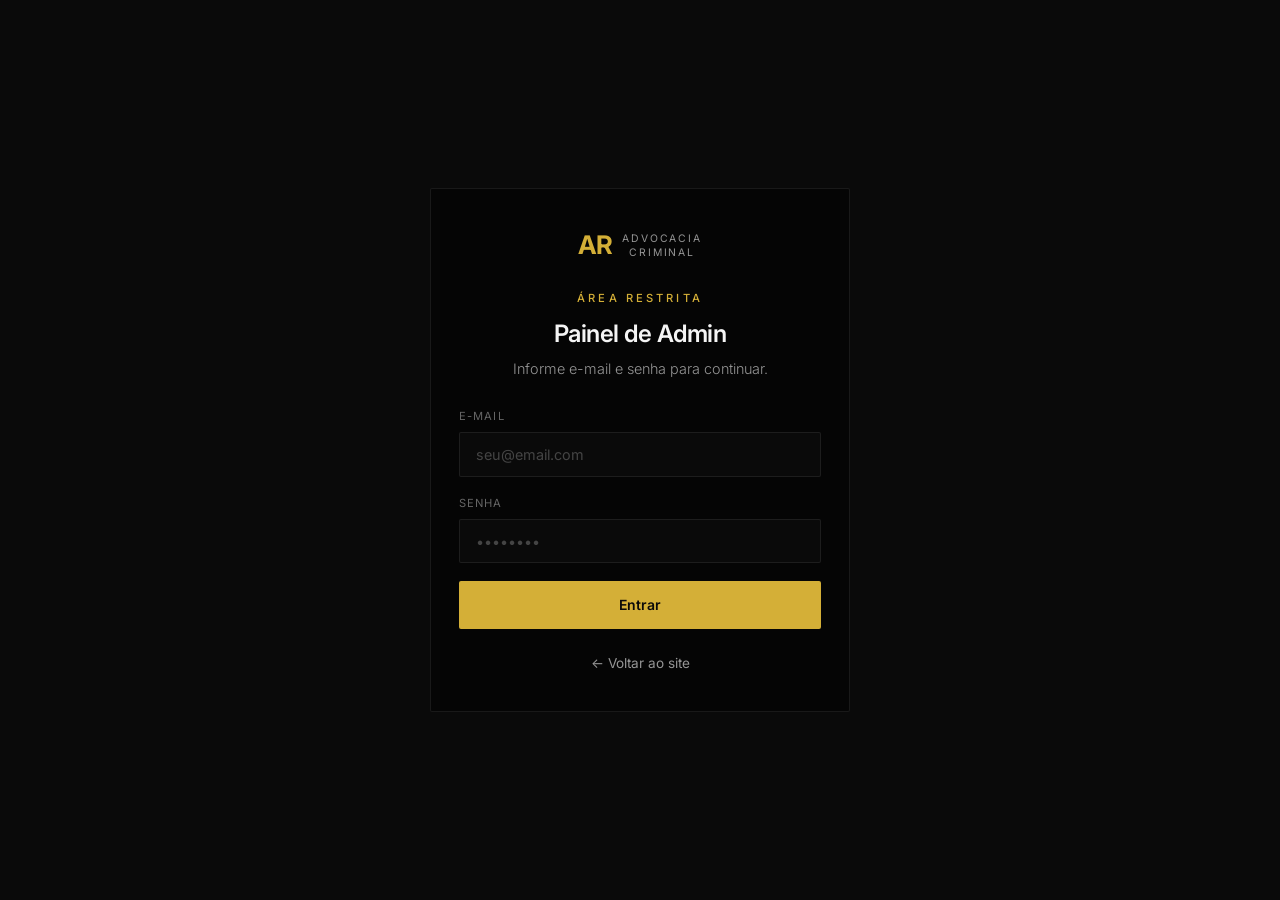
<file: login.html>
<!DOCTYPE html>
<html lang="pt-BR">
<head>
    <meta charset="UTF-8">
    <meta name="viewport" content="width=device-width, initial-scale=1.0">
    <title>Login | Painel Admin — AR Advocacia Criminal</title>
    <link rel="preconnect" href="https://fonts.googleapis.com">
    <link rel="preconnect" href="https://fonts.gstatic.com" crossorigin>
    <link href="https://fonts.googleapis.com/css2?family=Inter:wght@300;400;500;600;700&display=swap" rel="stylesheet">
    <link rel="stylesheet" href="css/style.css">
</head>
<body class="login-page">

    <div class="login-wrap">
        <div class="login-card">
            <div class="login-header">
                <a href="index.html" class="logo" style="justify-content: center; margin-bottom: 1.5rem;">
                    <span class="logo-mark">AR</span>
                    <span class="logo-text">Advocacia<br>Criminal</span>
                </a>
                <p class="eyebrow" style="text-align: center;">Área restrita</p>
                <h1>Painel de Admin</h1>
                <p class="login-subtitle">Informe e-mail e senha para continuar.</p>
            </div>

            <form id="form-login" class="form-card" style="border: none; background: transparent; padding: 0;">
                <div class="form-group">
                    <label for="email">E-mail</label>
                    <input type="email" id="email" name="email" required placeholder="seu@email.com" autocomplete="username">
                </div>
                <div class="form-group">
                    <label for="senha">Senha</label>
                    <input type="password" id="senha" name="senha" required placeholder="••••••••" autocomplete="current-password">
                </div>
                <button type="submit" class="btn btn-gold btn-block" id="btn-login">
                    <span class="btn-text">Entrar</span>
                    <span class="btn-loader hidden"></span>
                </button>
                <div id="login-erro" class="alert alert-error hidden" style="margin-top: 1rem;"></div>
            </form>

            <p class="login-back">
                <a href="index.html">← Voltar ao site</a>
            </p>
        </div>
    </div>

    <script src="js/auth.js"></script>
    <script>
        document.addEventListener('DOMContentLoaded', () => {
            // Se já estiver logado, vai direto pro admin
            if (Auth.isLoggedIn()) {
                window.location.href = 'admin.html';
                return;
            }

            const form = document.getElementById('form-login');
            const erro = document.getElementById('login-erro');

            form.addEventListener('submit', async (e) => {
                e.preventDefault();
                erro.classList.add('hidden');

                const btn = document.getElementById('btn-login');
                const btnText = btn.querySelector('.btn-text');
                const btnLoader = btn.querySelector('.btn-loader');

                btnText.classList.add('hidden');
                btnLoader.classList.remove('hidden');
                btn.disabled = true;

                await new Promise(r => setTimeout(r, 600));

                const email = document.getElementById('email').value.trim();
                const senha = document.getElementById('senha').value;

                const result = Auth.login(email, senha);

                if (result.ok) {
                    window.location.href = 'admin.html';
                } else {
                    erro.textContent = result.message || 'E-mail ou senha incorretos.';
                    erro.classList.remove('hidden');
                    btnText.classList.remove('hidden');
                    btnLoader.classList.add('hidden');
                    btn.disabled = false;
                }
            });
        });
    </script>
</body>
</html>
</file>
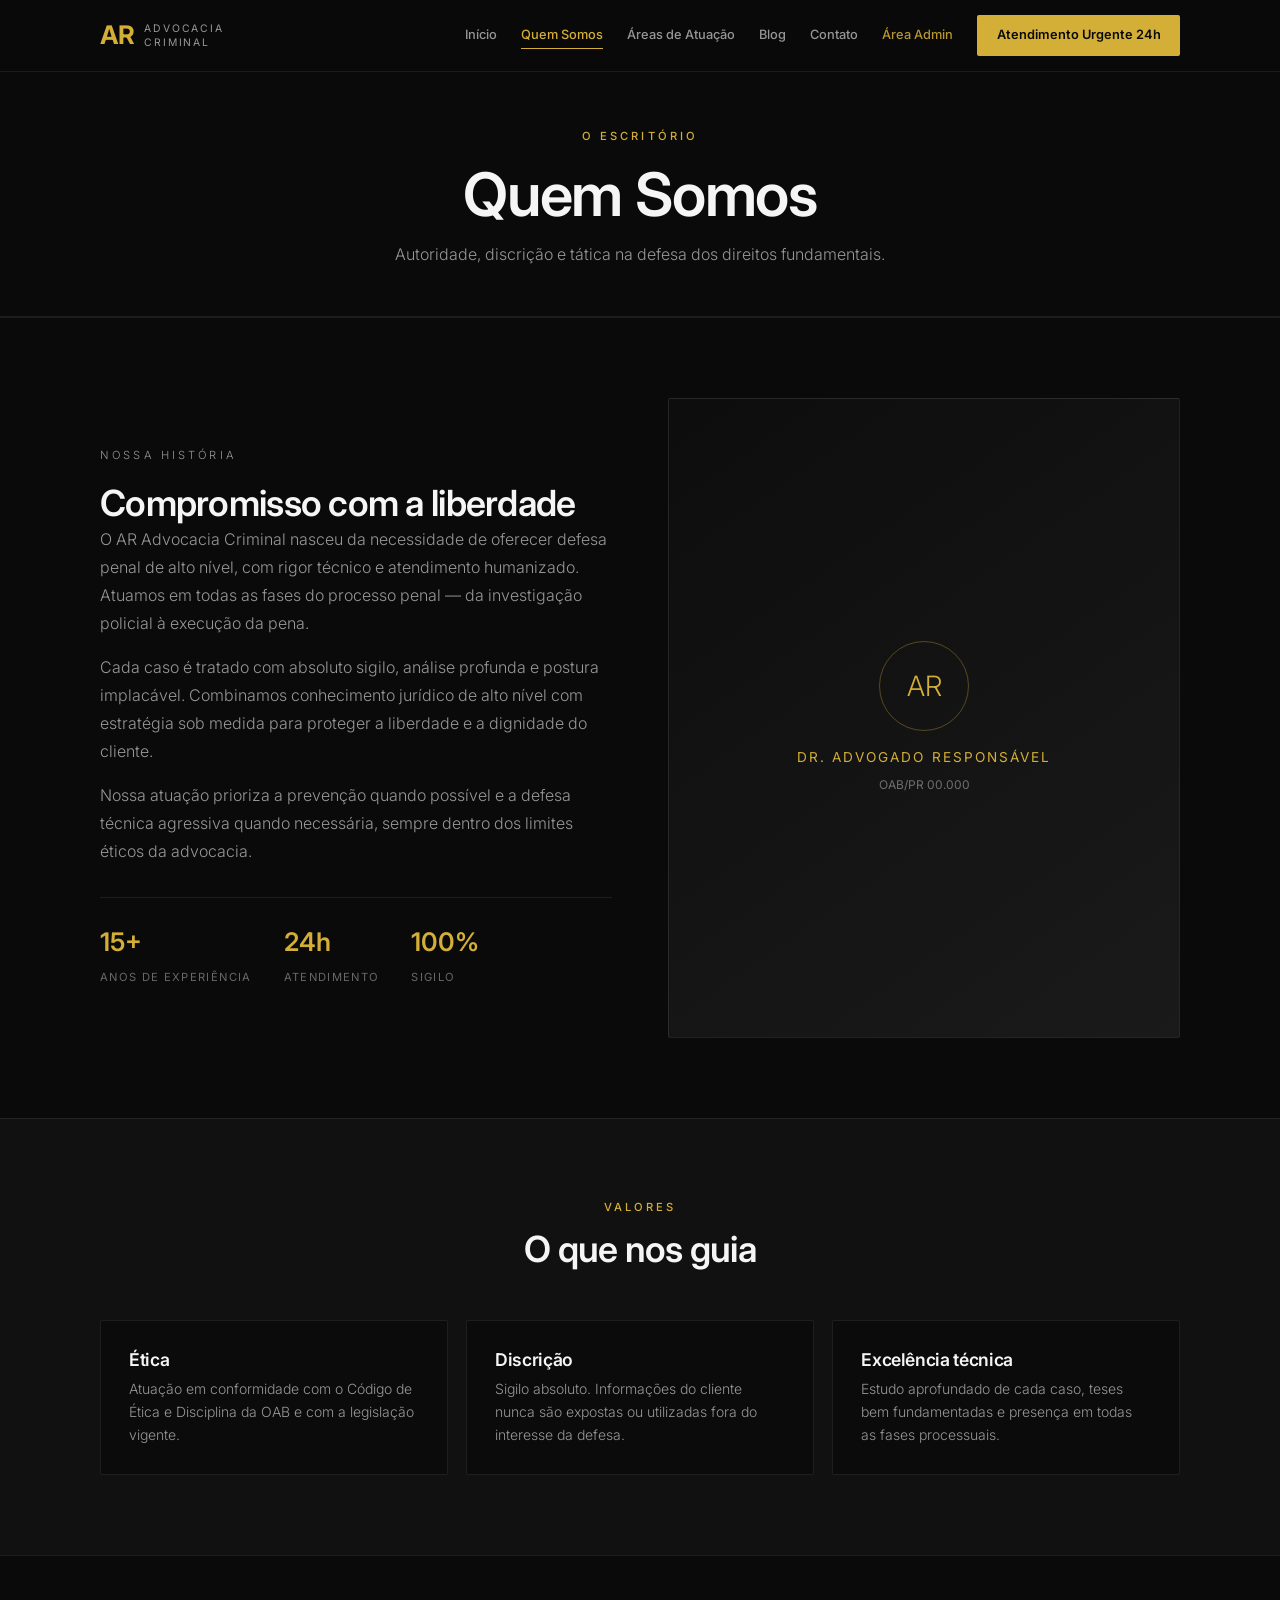
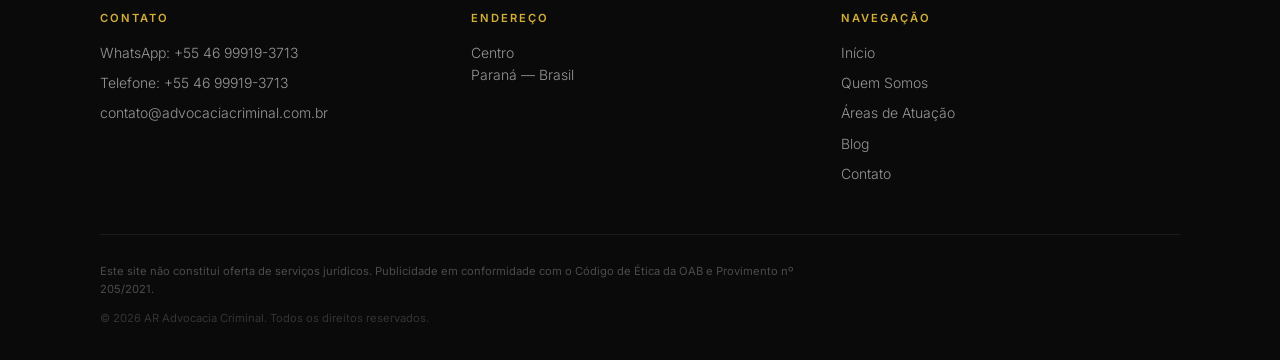
<file: quem-somos.html>
<!DOCTYPE html>
<html lang="pt-BR">
<head>
    <meta charset="UTF-8">
    <meta name="viewport" content="width=device-width, initial-scale=1.0">
    <title>Quem Somos | AR Advocacia Criminal</title>
    <meta name="description" content="Conheça a história e a equipe do escritório AR Advocacia Criminal. Autoridade, discrição e tática.">
    <link rel="preconnect" href="https://fonts.googleapis.com">
    <link rel="preconnect" href="https://fonts.gstatic.com" crossorigin>
    <link href="https://fonts.googleapis.com/css2?family=Inter:wght@300;400;500;600;700&display=swap" rel="stylesheet">
    <link rel="stylesheet" href="css/style.css">
</head>
<body>

    <nav class="navbar" id="navbar">
        <div class="container nav-container">
            <a href="index.html" class="logo">
                <span class="logo-mark">AR</span>
                <span class="logo-text">Advocacia<br>Criminal</span>
            </a>
            <div class="nav-links" id="nav-links">
                <a href="index.html" class="nav-link">Início</a>
                <a href="quem-somos.html" class="nav-link active">Quem Somos</a>
                <a href="areas.html" class="nav-link">Áreas de Atuação</a>
                <a href="blog.html" class="nav-link">Blog</a>
                <a href="contato.html" class="nav-link">Contato</a>
                <a href="login.html" class="nav-link admin-link">Área Admin</a>
                <a href="https://wa.me/5546999193713?text=Ol%C3%A1%2C%20preciso%20de%20atendimento%20urgente%20em%20Advocacia%20Criminal."
                   target="_blank" rel="noopener" class="btn btn-gold btn-sm">Atendimento Urgente 24h</a>
            </div>
            <button class="menu-toggle" id="menu-toggle" aria-label="Menu">
                <span></span><span></span><span></span>
            </button>
        </div>
    </nav>

    <section class="page-hero">
        <div class="container">
            <p class="eyebrow">O Escritório</p>
            <h1>Quem Somos</h1>
            <p class="page-subtitle">Autoridade, discrição e tática na defesa dos direitos fundamentais.</p>
        </div>
    </section>

    <section class="section">
        <div class="container">
            <div class="about-grid">
                <div class="about-text">
                    <p class="eyebrow">Nossa História</p>
                    <h2>Compromisso com a liberdade</h2>
                    <p>O AR Advocacia Criminal nasceu da necessidade de oferecer defesa penal de alto nível, com rigor técnico e atendimento humanizado. Atuamos em todas as fases do processo penal — da investigação policial à execução da pena.</p>
                    <p>Cada caso é tratado com absoluto sigilo, análise profunda e postura implacável. Combinamos conhecimento jurídico de alto nível com estratégia sob medida para proteger a liberdade e a dignidade do cliente.</p>
                    <p>Nossa atuação prioriza a prevenção quando possível e a defesa técnica agressiva quando necessária, sempre dentro dos limites éticos da advocacia.</p>
                    <div class="stats">
                        <div class="stat">
                            <span class="stat-value">15+</span>
                            <span class="stat-label">Anos de Experiência</span>
                        </div>
                        <div class="stat">
                            <span class="stat-value">24h</span>
                            <span class="stat-label">Atendimento</span>
                        </div>
                        <div class="stat">
                            <span class="stat-value">100%</span>
                            <span class="stat-label">Sigilo</span>
                        </div>
                    </div>
                </div>
                <div class="about-photo">
                    <div class="photo-placeholder">
                        <div class="photo-inner">
                            <span class="photo-initials">AR</span>
                            <p class="photo-name">Dr. Advogado Responsável</p>
                            <p class="photo-oab">OAB/PR 00.000</p>
                        </div>
                    </div>
                </div>
            </div>
        </div>
    </section>

    <section class="section section-alt">
        <div class="container">
            <div class="section-header">
                <p class="eyebrow">Valores</p>
                <h2>O que nos guia</h2>
            </div>
            <div class="grid-cards">
                <article class="card">
                    <h3>Ética</h3>
                    <p>Atuação em conformidade com o Código de Ética e Disciplina da OAB e com a legislação vigente.</p>
                </article>
                <article class="card">
                    <h3>Discrição</h3>
                    <p>Sigilo absoluto. Informações do cliente nunca são expostas ou utilizadas fora do interesse da defesa.</p>
                </article>
                <article class="card">
                    <h3>Excelência técnica</h3>
                    <p>Estudo aprofundado de cada caso, teses bem fundamentadas e presença em todas as fases processuais.</p>
                </article>
            </div>
        </div>
    </section>

    <footer class="footer">
        <div class="container">
            <div class="footer-grid">
                <div class="footer-col">
                    <h4>Contato</h4>
                    <ul>
                        <li><a href="https://wa.me/5546999193713" target="_blank" rel="noopener">WhatsApp: +55 46 99919-3713</a></li>
                        <li><a href="tel:+5546999193713">Telefone: +55 46 99919-3713</a></li>
                        <li><a href="mailto:contato@advocaciacriminal.com.br">contato@advocaciacriminal.com.br</a></li>
                    </ul>
                </div>
                <div class="footer-col">
                    <h4>Endereço</h4>
                    <p>Centro<br>Paraná — Brasil</p>
                </div>
                <div class="footer-col">
                    <h4>Navegação</h4>
                    <ul>
                        <li><a href="index.html">Início</a></li>
                        <li><a href="quem-somos.html">Quem Somos</a></li>
                        <li><a href="areas.html">Áreas de Atuação</a></li>
                        <li><a href="blog.html">Blog</a></li>
                        <li><a href="contato.html">Contato</a></li>
                    </ul>
                </div>
            </div>
            <div class="footer-bottom">
                <p class="ethical-notice">Este site não constitui oferta de serviços jurídicos. Publicidade em conformidade com o Código de Ética da OAB e Provimento nº 205/2021.</p>
                <p class="copyright">&copy; 2026 AR Advocacia Criminal. Todos os direitos reservados.</p>
            </div>
        </div>
    </footer>

    <script src="js/main.js"></script>
</body>
</html>
</file>
<file: css/style.css>
/* ============================================
   AR Advocacia Criminal — Design System
   Preto Ônix + Dourado Luxo + Off-White
   ============================================ */

:root {
    --onyx: #0A0A0A;
    --onyx-soft: #111111;
    --gold: #D4AF37;
    --gold-hover: #c9a227;
    --offwhite: #F5F5F5;
    --muted: rgba(245, 245, 245, 0.6);
    --muted-2: rgba(245, 245, 245, 0.4);
    --border: rgba(255, 255, 255, 0.08);
    --border-gold: rgba(212, 175, 55, 0.35);
    --radius: 2px;
    --font: 'Inter', system-ui, -apple-system, sans-serif;
    --max-w: 1120px;
    --nav-h: 72px;
}

*, *::before, *::after { box-sizing: border-box; margin: 0; padding: 0; }

html { scroll-behavior: smooth; }

body {
    font-family: var(--font);
    background: var(--onyx);
    color: var(--offwhite);
    line-height: 1.6;
    -webkit-font-smoothing: antialiased;
}

img { max-width: 100%; display: block; }
a { color: inherit; text-decoration: none; }
ul { list-style: none; }

.container {
    width: 100%;
    max-width: var(--max-w);
    margin: 0 auto;
    padding: 0 1.25rem;
}

.container.narrow { max-width: 640px; }

.text-center { text-align: center; }

/* Typography */
.eyebrow {
    font-size: 0.7rem;
    letter-spacing: 0.28em;
    text-transform: uppercase;
    color: var(--gold);
    font-weight: 500;
    margin-bottom: 0.75rem;
}

h1, h2, h3, h4 { font-weight: 600; letter-spacing: -0.02em; line-height: 1.2; }

h1 { font-size: clamp(2.25rem, 5vw, 3.75rem); }
h2 { font-size: clamp(1.75rem, 3.5vw, 2.25rem); }
h3 { font-size: 1.1rem; }

.text-gold { color: var(--gold); }

/* Buttons */
.btn {
    display: inline-flex;
    align-items: center;
    justify-content: center;
    gap: 0.5rem;
    padding: 0.9rem 1.75rem;
    font-size: 0.875rem;
    font-weight: 600;
    border-radius: var(--radius);
    border: 1px solid transparent;
    cursor: pointer;
    transition: all 0.25s ease;
    font-family: inherit;
}

.btn-gold {
    background: var(--gold);
    color: var(--onyx);
}
.btn-gold:hover { background: var(--gold-hover); }

.btn-outline {
    background: transparent;
    border-color: var(--border-gold);
    color: var(--gold);
}
.btn-outline:hover {
    border-color: var(--gold);
    background: rgba(212, 175, 55, 0.06);
}

.btn-sm { padding: 0.6rem 1.15rem; font-size: 0.8rem; }
.btn-block { width: 100%; }

.btn-loader {
    width: 18px;
    height: 18px;
    border: 2px solid rgba(10,10,10,0.2);
    border-top-color: var(--onyx);
    border-radius: 50%;
    animation: spin 0.7s linear infinite;
}

@keyframes spin {
    to { transform: rotate(360deg); }
}

.hidden { display: none !important; }

/* NAVBAR */
.navbar {
    position: fixed;
    top: 0; left: 0; right: 0;
    z-index: 100;
    height: var(--nav-h);
    background: rgba(10, 10, 10, 0.92);
    backdrop-filter: blur(12px);
    border-bottom: 1px solid var(--border);
}

.nav-container {
    display: flex;
    align-items: center;
    justify-content: space-between;
    height: 100%;
}

.logo {
    display: flex;
    align-items: center;
    gap: 0.6rem;
}

.logo-mark {
    font-size: 1.6rem;
    font-weight: 700;
    color: var(--gold);
    letter-spacing: -0.03em;
}

.logo-text {
    font-size: 0.65rem;
    text-transform: uppercase;
    letter-spacing: 0.18em;
    color: var(--muted);
    line-height: 1.3;
    font-weight: 400;
}

.nav-links {
    display: flex;
    align-items: center;
    gap: 1.5rem;
}

.nav-link {
    font-size: 0.8rem;
    font-weight: 500;
    color: var(--muted);
    position: relative;
    transition: color 0.2s;
}

.nav-link:hover,
.nav-link.active { color: var(--gold); }

.nav-link::after {
    content: '';
    position: absolute;
    left: 0; bottom: -3px;
    width: 0; height: 1px;
    background: var(--gold);
    transition: width 0.25s ease;
}
.nav-link:hover::after,
.nav-link.active::after { width: 100%; }

.admin-link { color: var(--gold) !important; opacity: 0.85; }

.menu-toggle {
    display: none;
    flex-direction: column;
    gap: 5px;
    background: none;
    border: none;
    cursor: pointer;
    padding: 0.4rem;
}
.menu-toggle span {
    display: block;
    width: 22px;
    height: 1.5px;
    background: var(--gold);
}

/* HERO */
.hero {
    min-height: 100vh;
    display: flex;
    align-items: center;
    justify-content: center;
    text-align: center;
    padding: calc(var(--nav-h) + 2rem) 1.25rem 4rem;
}

.hero-content { max-width: 820px; }

.hero-subtitle {
    font-size: 1.1rem;
    color: var(--muted);
    font-weight: 300;
    max-width: 540px;
    margin: 1.25rem auto 2rem;
    line-height: 1.7;
}

.hero-actions {
    display: flex;
    flex-wrap: wrap;
    gap: 0.85rem;
    justify-content: center;
}

/* PAGE HERO (páginas internas) */
.page-hero {
    padding: calc(var(--nav-h) + 3.5rem) 0 3rem;
    border-bottom: 1px solid var(--border);
    text-align: center;
}

.page-subtitle {
    color: var(--muted);
    font-weight: 300;
    max-width: 520px;
    margin: 0.75rem auto 0;
    font-size: 1rem;
}

/* SECTIONS */
.section {
    padding: 5rem 0;
    border-top: 1px solid var(--border);
}

.section-alt { background: var(--onyx-soft); }

.section-header {
    text-align: center;
    margin-bottom: 3rem;
}

.section-desc {
    color: var(--muted);
    font-size: 0.95rem;
    font-weight: 300;
    margin-top: 0.5rem;
}

/* CARDS GRID */
.grid-cards {
    display: grid;
    grid-template-columns: repeat(auto-fill, minmax(280px, 1fr));
    gap: 1.15rem;
}

.card {
    padding: 1.75rem;
    border: 1px solid var(--border);
    border-radius: var(--radius);
    background: rgba(0,0,0,0.35);
    transition: border-color 0.3s, transform 0.3s;
}

.card:hover {
    border-color: var(--gold);
    transform: translateY(-2px);
}

.card-icon {
    width: 40px;
    height: 40px;
    display: flex;
    align-items: center;
    justify-content: center;
    border: 1px solid var(--border-gold);
    border-radius: var(--radius);
    margin-bottom: 1.1rem;
    color: var(--gold);
}
.card-icon svg { width: 20px; height: 20px; }

.card h3 { margin-bottom: 0.45rem; }
.card p { font-size: 0.875rem; color: var(--muted); font-weight: 300; line-height: 1.65; }

/* Categoria block */
.categoria-block {
    margin-bottom: 3rem;
}

.categoria-block:last-child { margin-bottom: 0; }

.categoria-title {
    font-size: 1.25rem;
    color: var(--gold);
    margin-bottom: 0.5rem;
    letter-spacing: -0.01em;
}

.categoria-desc {
    color: var(--muted);
    font-size: 0.9rem;
    font-weight: 300;
    margin-bottom: 1.25rem;
    max-width: 640px;
}

/* ABOUT */
.about-grid {
    display: grid;
    grid-template-columns: 1fr 1fr;
    gap: 3.5rem;
    align-items: center;
}

.about-text p {
    color: var(--muted);
    font-weight: 300;
    margin-bottom: 1rem;
    line-height: 1.75;
}

.stats {
    display: flex;
    gap: 2rem;
    margin-top: 2rem;
    padding-top: 1.5rem;
    border-top: 1px solid var(--border);
}

.stat-value {
    display: block;
    font-size: 1.6rem;
    font-weight: 600;
    color: var(--gold);
}

.stat-label {
    font-size: 0.7rem;
    text-transform: uppercase;
    letter-spacing: 0.12em;
    color: var(--muted-2);
}

.about-photo { position: relative; }

.photo-placeholder {
    aspect-ratio: 4/5;
    background: linear-gradient(145deg, #0d0d0d, #1a1a1a);
    border: 1px solid var(--border);
    border-radius: var(--radius);
    display: flex;
    align-items: center;
    justify-content: center;
}

.photo-inner { text-align: center; padding: 2rem; }

.photo-initials {
    display: flex;
    align-items: center;
    justify-content: center;
    width: 90px;
    height: 90px;
    margin: 0 auto 1rem;
    border: 1px solid var(--border-gold);
    border-radius: 50%;
    font-size: 1.75rem;
    font-weight: 300;
    color: var(--gold);
}

.photo-name {
    font-size: 0.85rem;
    letter-spacing: 0.15em;
    text-transform: uppercase;
    color: var(--gold);
}

.photo-oab {
    font-size: 0.75rem;
    color: var(--muted-2);
    margin-top: 0.35rem;
}

/* CONTACT GRID */
.contact-grid {
    display: grid;
    grid-template-columns: 1.2fr 1fr;
    gap: 2.5rem;
    align-items: start;
}

.map-placeholder {
    aspect-ratio: 16/10;
    background: linear-gradient(145deg, #0d0d0d, #1a1a1a);
    border: 1px solid var(--border);
    border-radius: var(--radius);
    display: flex;
    align-items: center;
    justify-content: center;
    color: var(--muted-2);
    font-size: 0.85rem;
}

/* BLOG */
.blog-date {
    font-size: 0.7rem;
    text-transform: uppercase;
    letter-spacing: 0.1em;
    color: var(--muted-2);
    margin-bottom: 0.6rem;
}

.blog-link {
    display: inline-block;
    margin-top: 1rem;
    font-size: 0.85rem;
    color: var(--gold);
    font-weight: 500;
}

.blog-link:hover { text-decoration: underline; }

/* FORMS */
.form-card {
    border: 1px solid var(--border);
    border-radius: var(--radius);
    background: rgba(0,0,0,0.35);
    padding: 1.75rem;
}

.form-row {
    display: grid;
    grid-template-columns: 1fr 1fr;
    gap: 1rem;
}

.form-group {
    margin-bottom: 1.1rem;
}

.form-group label {
    display: block;
    font-size: 0.7rem;
    text-transform: uppercase;
    letter-spacing: 0.1em;
    color: var(--muted-2);
    margin-bottom: 0.4rem;
}

.form-group input,
.form-group select,
.form-group textarea {
    width: 100%;
    padding: 0.8rem 1rem;
    background: var(--onyx);
    border: 1px solid var(--border);
    border-radius: var(--radius);
    color: var(--offwhite);
    font-family: inherit;
    font-size: 0.9rem;
    transition: border-color 0.2s;
}

.form-group input:focus,
.form-group select:focus,
.form-group textarea:focus {
    outline: none;
    border-color: var(--border-gold);
}

.form-group input::placeholder,
.form-group textarea::placeholder {
    color: rgba(245,245,245,0.25);
}

.form-actions {
    display: flex;
    gap: 0.75rem;
    flex-wrap: wrap;
}

/* Alerts & Results */
.alert {
    margin-top: 1rem;
    padding: 0.9rem 1rem;
    border-radius: var(--radius);
    font-size: 0.875rem;
}

.alert-success {
    border: 1px solid rgba(212, 175, 55, 0.4);
    background: rgba(212, 175, 55, 0.08);
    color: var(--gold);
}

.alert-error {
    border: 1px solid rgba(220, 80, 80, 0.35);
    background: rgba(220, 80, 80, 0.08);
    color: #e89a9a;
}

.result-card {
    margin-top: 1.25rem;
    border: 1px solid var(--border-gold);
    border-radius: var(--radius);
    padding: 1.25rem;
    background: rgba(212, 175, 55, 0.04);
    animation: fadeIn 0.4s ease;
}

@keyframes fadeIn {
    from { opacity: 0; transform: translateY(8px); }
    to { opacity: 1; transform: translateY(0); }
}

.result-header {
    display: flex;
    justify-content: space-between;
    align-items: flex-start;
    margin-bottom: 1rem;
}

.result-label {
    font-size: 0.7rem;
    text-transform: uppercase;
    letter-spacing: 0.1em;
    color: var(--muted-2);
}

.result-status {
    color: var(--gold);
    font-weight: 500;
    margin-top: 0.25rem;
    font-size: 0.95rem;
}

.badge {
    font-size: 0.65rem;
    text-transform: uppercase;
    letter-spacing: 0.08em;
    padding: 0.25rem 0.5rem;
    border: 1px solid var(--border-gold);
    color: var(--gold);
    border-radius: var(--radius);
}

.result-body p {
    font-size: 0.875rem;
    color: var(--muted);
    margin-bottom: 0.35rem;
}

.result-body .label { color: var(--muted-2); }

.result-note {
    margin-top: 1rem;
    font-size: 0.75rem;
    color: var(--muted-2);
    line-height: 1.5;
}

.hint-codes {
    text-align: center;
    margin-top: 1.25rem;
    font-size: 0.75rem;
    color: var(--muted-2);
}

.hint-codes code {
    color: rgba(212, 175, 55, 0.7);
    font-family: inherit;
}

/* FOOTER */
.footer {
    border-top: 1px solid var(--border);
    padding: 3.5rem 0 2rem;
}

.footer-grid {
    display: grid;
    grid-template-columns: repeat(3, 1fr);
    gap: 2rem;
    margin-bottom: 2.5rem;
}

.footer-col h4 {
    font-size: 0.7rem;
    text-transform: uppercase;
    letter-spacing: 0.18em;
    color: var(--gold);
    margin-bottom: 1rem;
}

.footer-col ul li,
.footer-col p {
    font-size: 0.875rem;
    color: var(--muted);
    margin-bottom: 0.5rem;
    font-weight: 300;
}

.footer-col a:hover { color: var(--gold); }

.footer-bottom {
    border-top: 1px solid var(--border);
    padding-top: 1.75rem;
}

.ethical-notice {
    font-size: 0.7rem;
    color: rgba(245,245,245,0.28);
    line-height: 1.6;
    max-width: 720px;
    margin-bottom: 0.75rem;
}

.copyright {
    font-size: 0.7rem;
    color: rgba(245,245,245,0.18);
}

/* ========== LOGIN ========== */
.login-page {
    min-height: 100vh;
    display: flex;
    align-items: center;
    justify-content: center;
    padding: 2rem 1.25rem;
}

.login-wrap {
    width: 100%;
    max-width: 420px;
}

.login-card {
    border: 1px solid var(--border);
    border-radius: var(--radius);
    background: rgba(0, 0, 0, 0.45);
    padding: 2.25rem 1.75rem;
}

.login-header {
    text-align: center;
    margin-bottom: 1.75rem;
}

.login-header h1 {
    font-size: 1.5rem;
    margin-bottom: 0.5rem;
}

.login-subtitle {
    color: var(--muted);
    font-size: 0.9rem;
    font-weight: 300;
}

.login-back {
    text-align: center;
    margin-top: 1.5rem;
    font-size: 0.85rem;
    color: var(--muted);
}

.login-back a:hover {
    color: var(--gold);
}

/* ========== ADMIN ========== */
.admin-main {
    padding: calc(var(--nav-h) + 2.5rem) 0 4rem;
}

.admin-header {
    margin-bottom: 2rem;
}

.admin-header h1 { margin-bottom: 0.35rem; }
.admin-header p { color: var(--muted); font-size: 0.9rem; font-weight: 300; }

.tabs {
    display: flex;
    gap: 0.5rem;
    margin-bottom: 1.5rem;
    flex-wrap: wrap;
}

.tab {
    padding: 0.6rem 1.2rem;
    background: transparent;
    border: 1px solid var(--border);
    color: var(--muted);
    font-size: 0.8rem;
    font-weight: 500;
    border-radius: var(--radius);
    cursor: pointer;
    font-family: inherit;
    transition: all 0.2s;
}

.tab:hover { border-color: var(--border-gold); color: var(--gold); }
.tab.active {
    background: rgba(212, 175, 55, 0.1);
    border-color: var(--gold);
    color: var(--gold);
}

.tab-content { display: none; }
.tab-content.active { display: block; }

.admin-card {
    border: 1px solid var(--border);
    border-radius: var(--radius);
    background: rgba(0,0,0,0.3);
    padding: 1.5rem;
    margin-bottom: 1.25rem;
}

.admin-card h2 {
    font-size: 1.1rem;
    margin-bottom: 1.15rem;
}

.admin-card-header {
    display: flex;
    justify-content: space-between;
    align-items: center;
    margin-bottom: 1.15rem;
    flex-wrap: wrap;
    gap: 0.75rem;
}

.admin-card-header h2 { margin-bottom: 0; }

.hint {
    font-size: 0.85rem;
    color: var(--muted);
    margin-bottom: 1rem;
}

.table-wrap { overflow-x: auto; }

table {
    width: 100%;
    border-collapse: collapse;
    font-size: 0.85rem;
}

th, td {
    text-align: left;
    padding: 0.75rem 0.6rem;
    border-bottom: 1px solid var(--border);
}

th {
    font-size: 0.7rem;
    text-transform: uppercase;
    letter-spacing: 0.08em;
    color: var(--muted-2);
    font-weight: 500;
}

td { color: var(--muted); font-weight: 300; }

.actions-cell {
    display: flex;
    gap: 0.4rem;
}

.btn-icon {
    background: transparent;
    border: 1px solid var(--border);
    color: var(--muted);
    padding: 0.3rem 0.55rem;
    font-size: 0.75rem;
    border-radius: var(--radius);
    cursor: pointer;
    font-family: inherit;
    transition: all 0.2s;
}

.btn-icon:hover { border-color: var(--gold); color: var(--gold); }
.btn-icon.danger:hover { border-color: #c45; color: #e89a9a; }

.empty-state {
    text-align: center;
    padding: 2rem;
    color: var(--muted-2);
    font-size: 0.9rem;
}

/* RESPONSIVE */
@media (max-width: 900px) {
    .about-grid { grid-template-columns: 1fr; gap: 2.5rem; }
    .footer-grid { grid-template-columns: 1fr; gap: 1.75rem; }
    .form-row { grid-template-columns: 1fr; }
    .contact-grid { grid-template-columns: 1fr; }
}

@media (max-width: 768px) {
    .nav-links {
        display: none;
        position: absolute;
        top: var(--nav-h);
        left: 0; right: 0;
        flex-direction: column;
        background: var(--onyx);
        border-bottom: 1px solid var(--border);
        padding: 1rem 1.25rem 1.5rem;
        gap: 0.75rem;
        align-items: stretch;
    }

    .nav-links.open { display: flex; }

    .menu-toggle { display: flex; }

    .logo-text { display: none; }

    .stats { gap: 1.25rem; }

    .hero { min-height: auto; padding-top: calc(var(--nav-h) + 3rem); padding-bottom: 3.5rem; }
}
</file>
